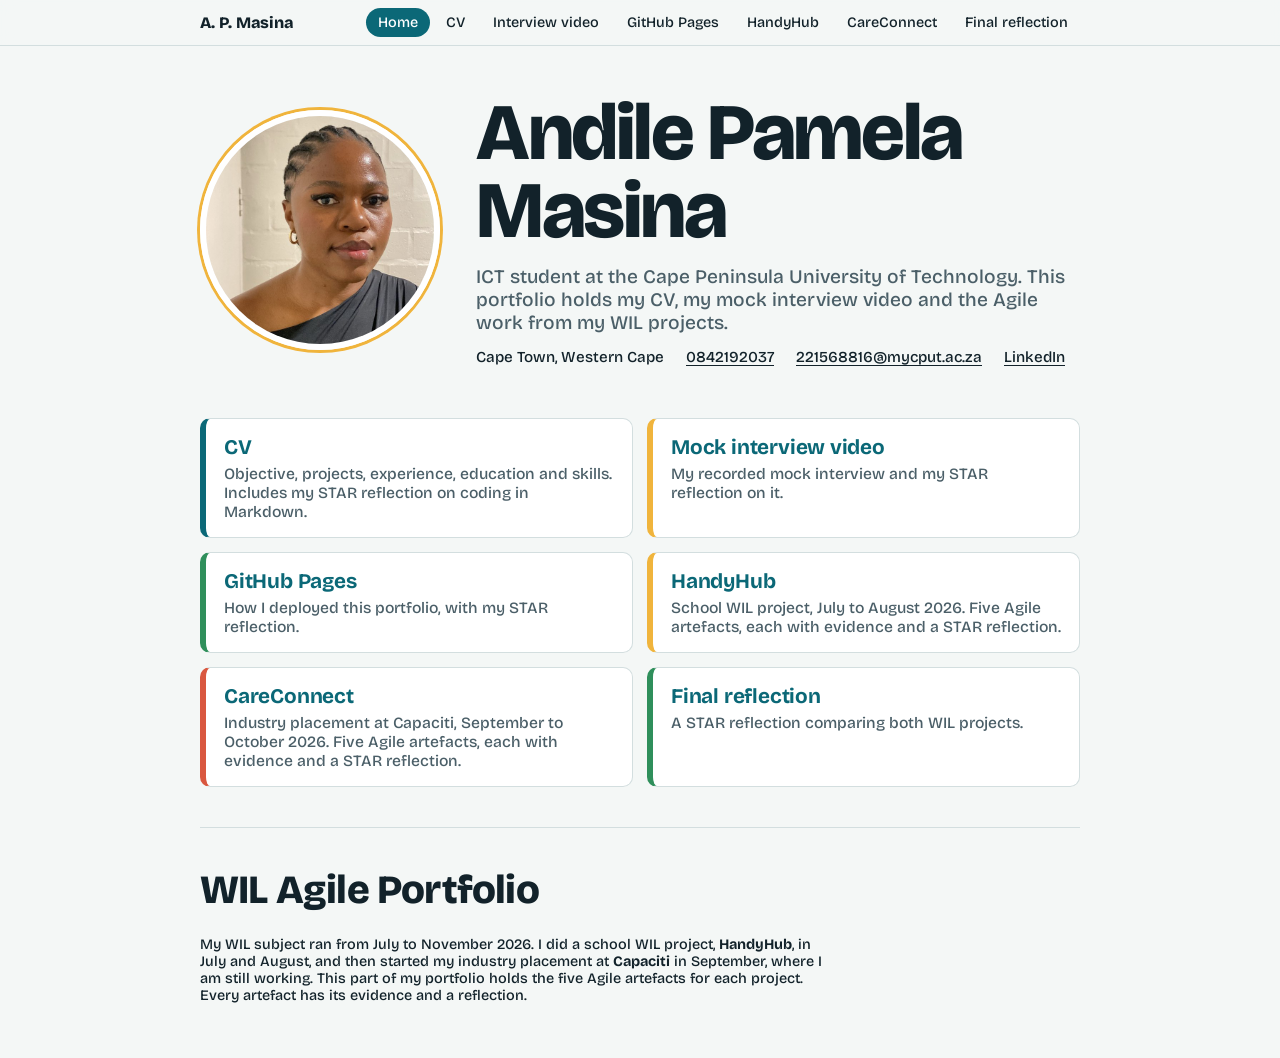
<file: index.html>
<!doctype html>
<html lang="en"><head><meta charset="utf-8"><meta name="viewport" content="width=device-width, initial-scale=1">
<title>Home | Andile Pamela Masina</title>
<meta name="description" content="Digital portfolio of Andile Pamela Masina, ICT student at CPUT.">
<link rel="preconnect" href="https://fonts.googleapis.com"><link rel="preconnect" href="https://fonts.gstatic.com" crossorigin>
<link href="https://fonts.googleapis.com/css2?family=Bricolage+Grotesque:opsz,wght@12..96,500;12..96,700;12..96,800&family=Source+Serif+4:ital,opsz,wght@0,8..60,400;0,8..60,600;1,8..60,400&display=swap" rel="stylesheet">
<link rel="stylesheet" href="style.css"></head>
<body id="top" class="home">
<nav class="nav" aria-label="Pages"><div class="wrap"><strong>A. P. Masina</strong><a href="index.html" aria-current="page">Home</a><a href="cv.html">CV</a><a href="interview.html">Interview video</a><a href="github-pages.html">GitHub Pages</a><a href="handyhub.html">HandyHub</a><a href="careconnect.html">CareConnect</a><a href="reflection.html">Final reflection</a></div></nav>
<header class="hero"><div class="wrap herogrid">
<img class="me" src="photo.jpg" alt="Andile Pamela Masina" width="320" height="320">
<div><h1>Andile Pamela Masina</h1>
<p class="lede">ICT student at the Cape Peninsula University of Technology. This portfolio holds my CV, my mock interview video and the Agile work from my WIL projects.</p>
<div class="contact"><span>Cape Town, Western Cape</span><a href="tel:0842192037">0842192037</a><a href="mailto:221568816@mycput.ac.za">221568816@mycput.ac.za</a><a href="https://www.linkedin.com/in/andile-masina-a099ba220">LinkedIn</a></div></div></div></header>
<main class="wrap"><section class="block"><h2 class="sr">Pages</h2><div class="pgrid"><a class="pcard " href="cv.html"><h2>CV</h2><p>Objective, projects, experience, education and skills. Includes my STAR reflection on coding in Markdown.</p></a><a class="pcard amber" href="interview.html"><h2>Mock interview video</h2><p>My recorded mock interview and my STAR reflection on it.</p></a><a class="pcard green" href="github-pages.html"><h2>GitHub Pages</h2><p>How I deployed this portfolio, with my STAR reflection.</p></a><a class="pcard amber" href="handyhub.html"><h2>HandyHub</h2><p>School WIL project, July to August 2026. Five Agile artefacts, each with evidence and a STAR reflection.</p></a><a class="pcard coral" href="careconnect.html"><h2>CareConnect</h2><p>Industry placement at Capaciti, September to October 2026. Five Agile artefacts, each with evidence and a STAR reflection.</p></a><a class="pcard green" href="reflection.html"><h2>Final reflection</h2><p>A STAR reflection comparing both WIL projects.</p></a></div></section>
<section class="block"><h1 id="wil-agile-portfolio">WIL Agile Portfolio</h1>
<p>My WIL subject ran from July to November 2026. I did a school WIL project, <strong>HandyHub</strong>, in July and August, and then started my industry placement at <strong>Capaciti</strong> in September, where I am still working. This part of my portfolio holds the five Agile artefacts for each project. Every artefact has its evidence and a reflection.</p>
</section></main>
</body></html>
</file>
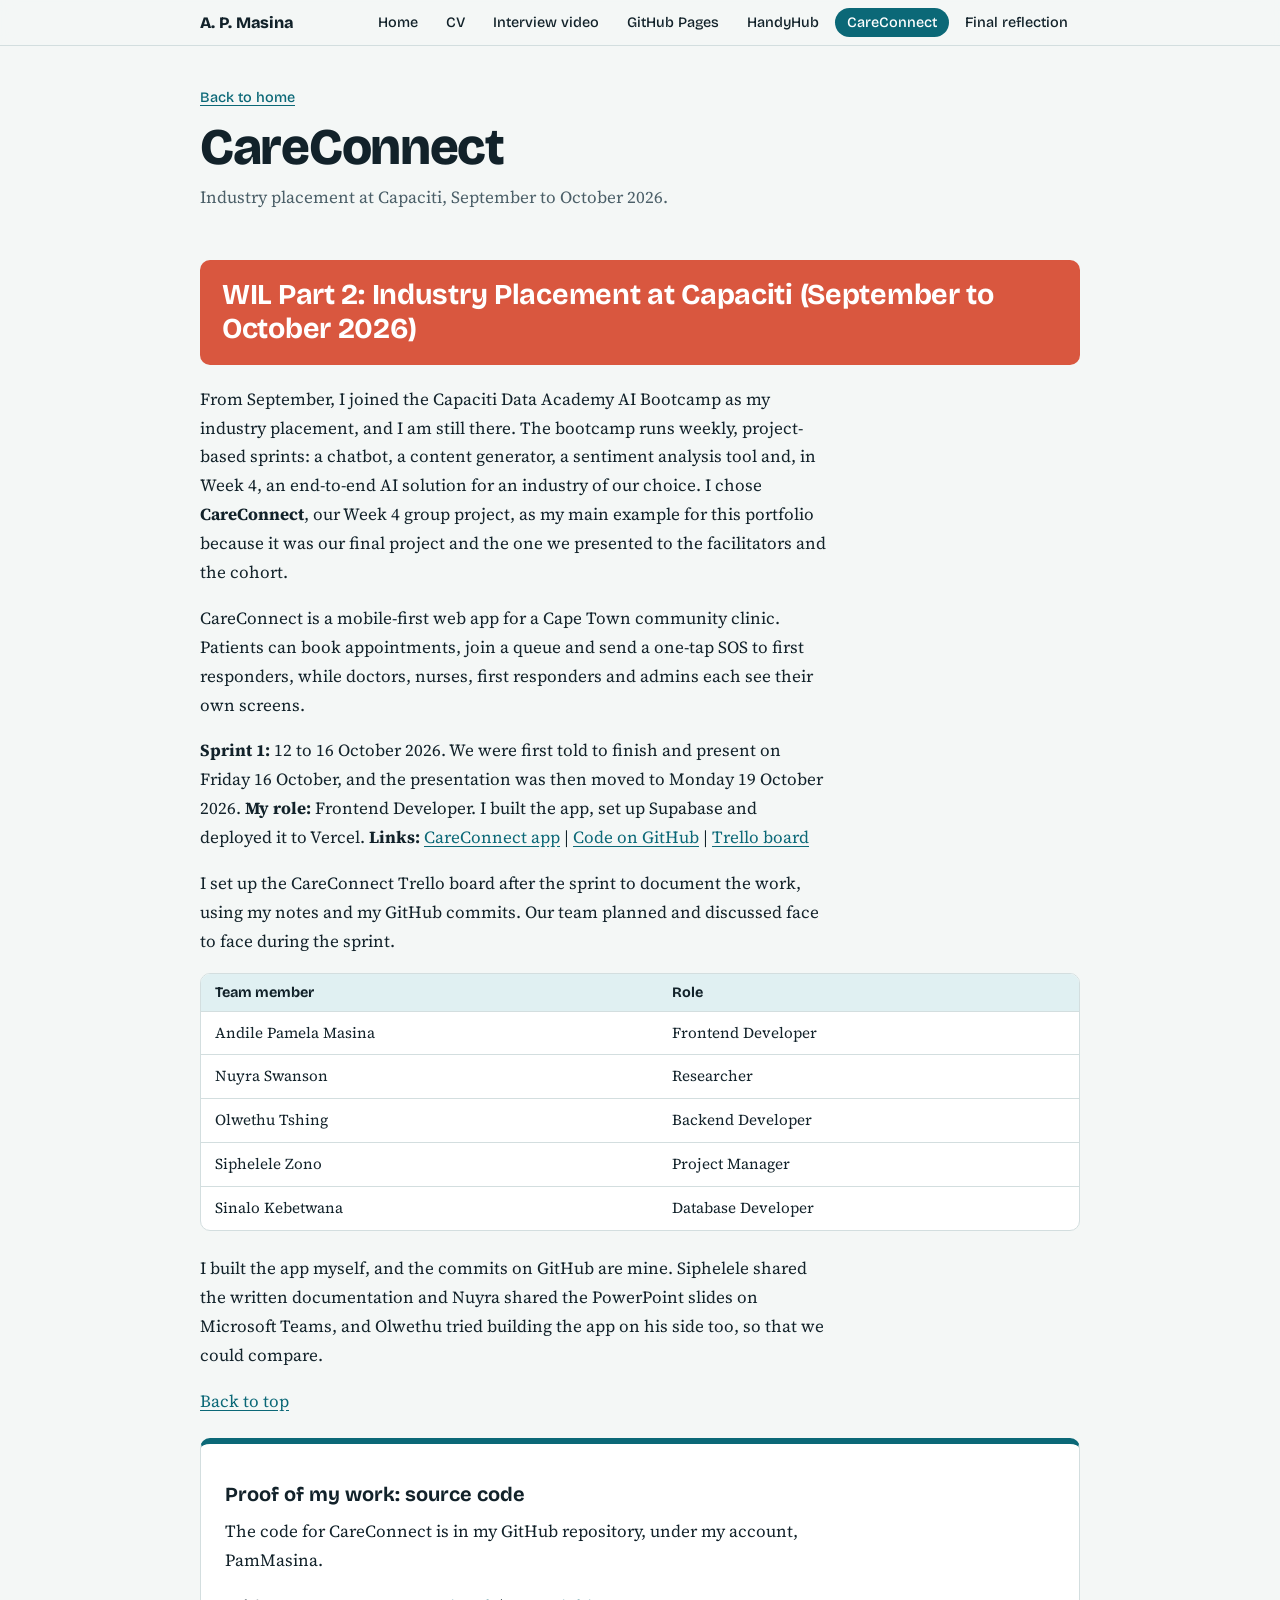
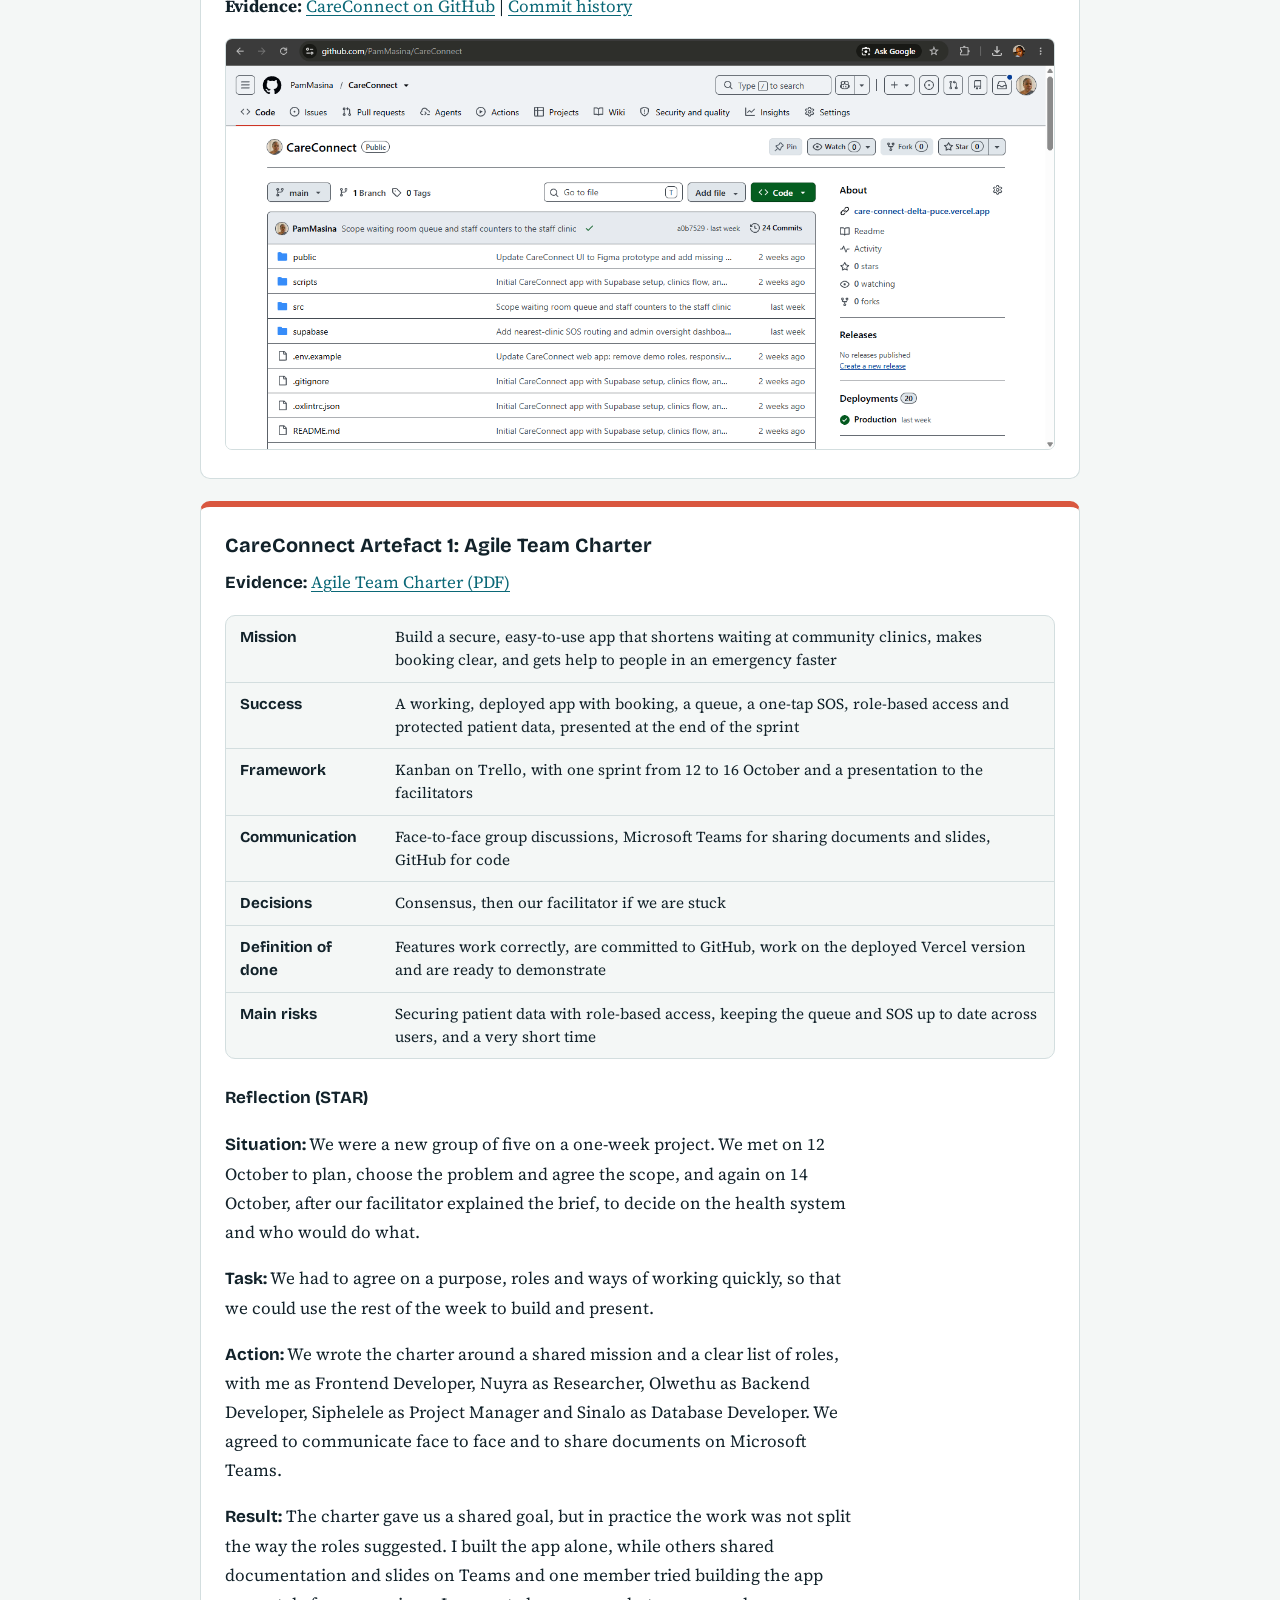
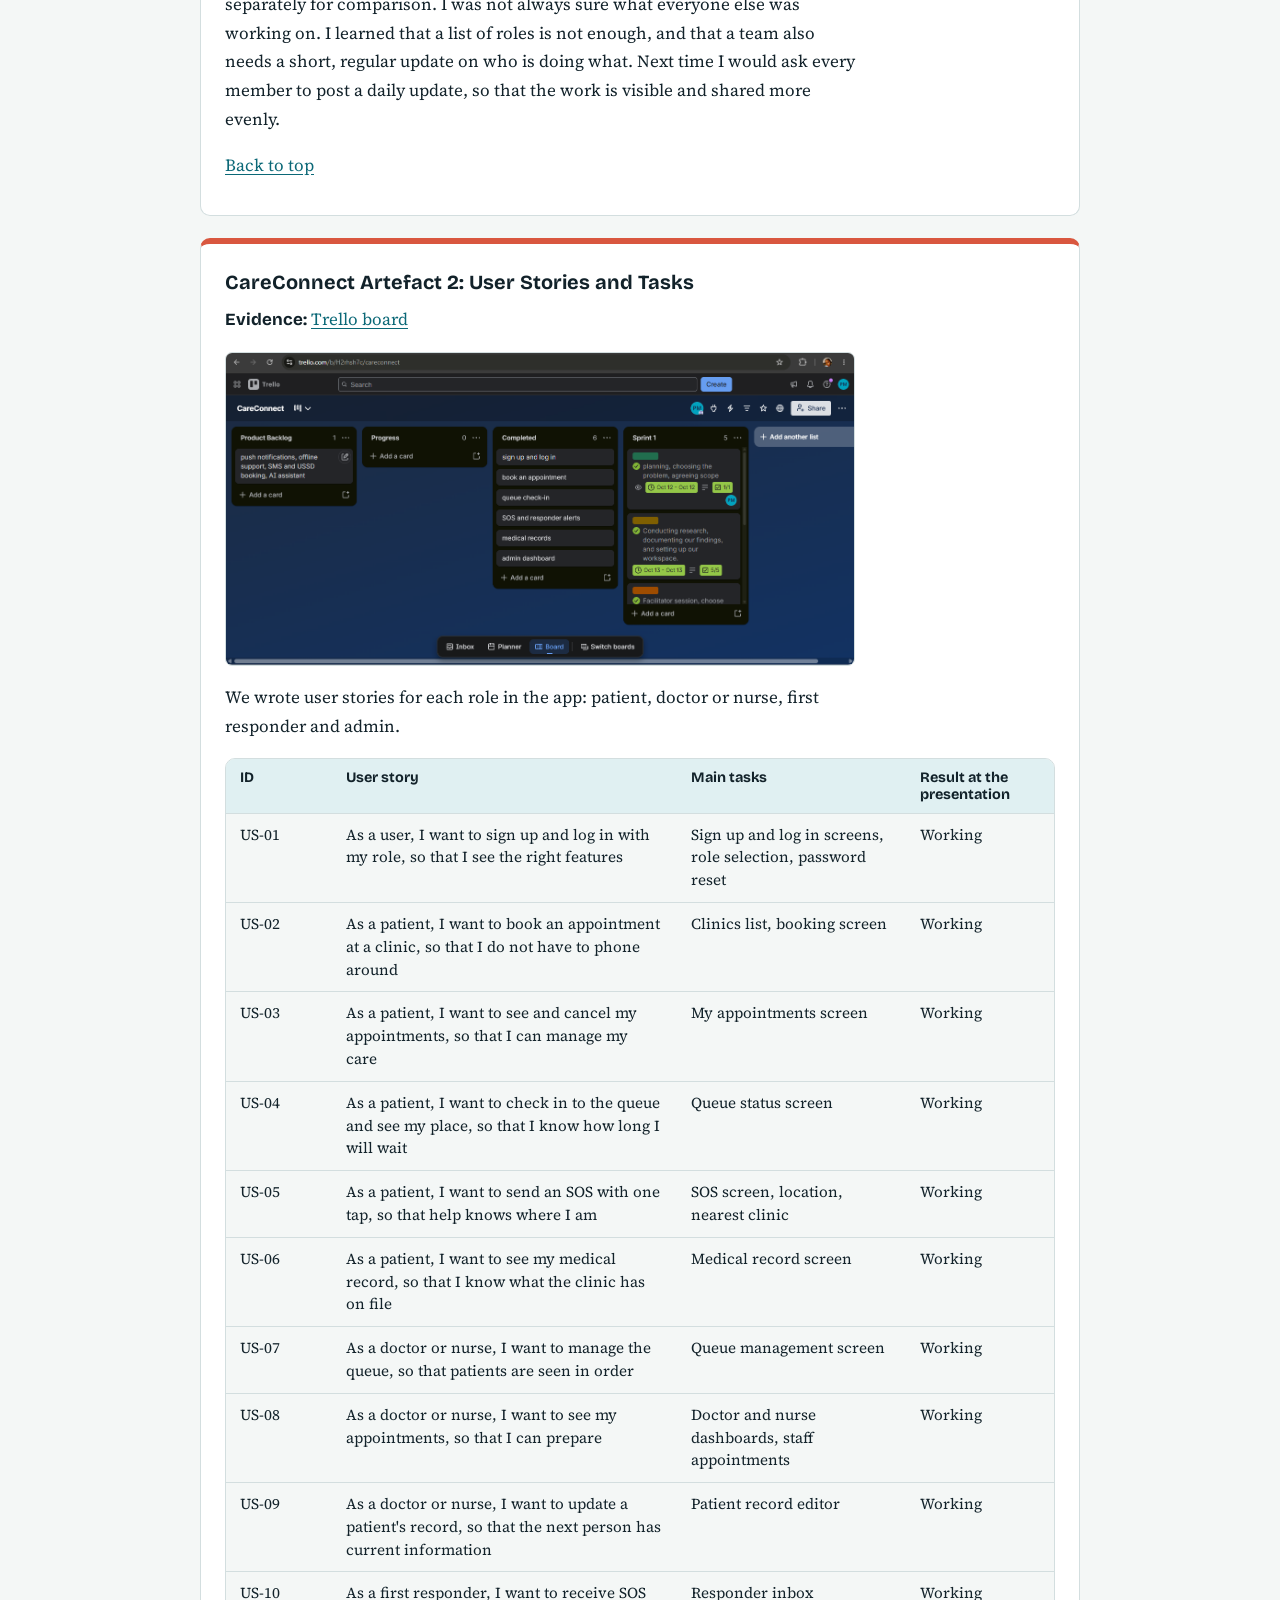
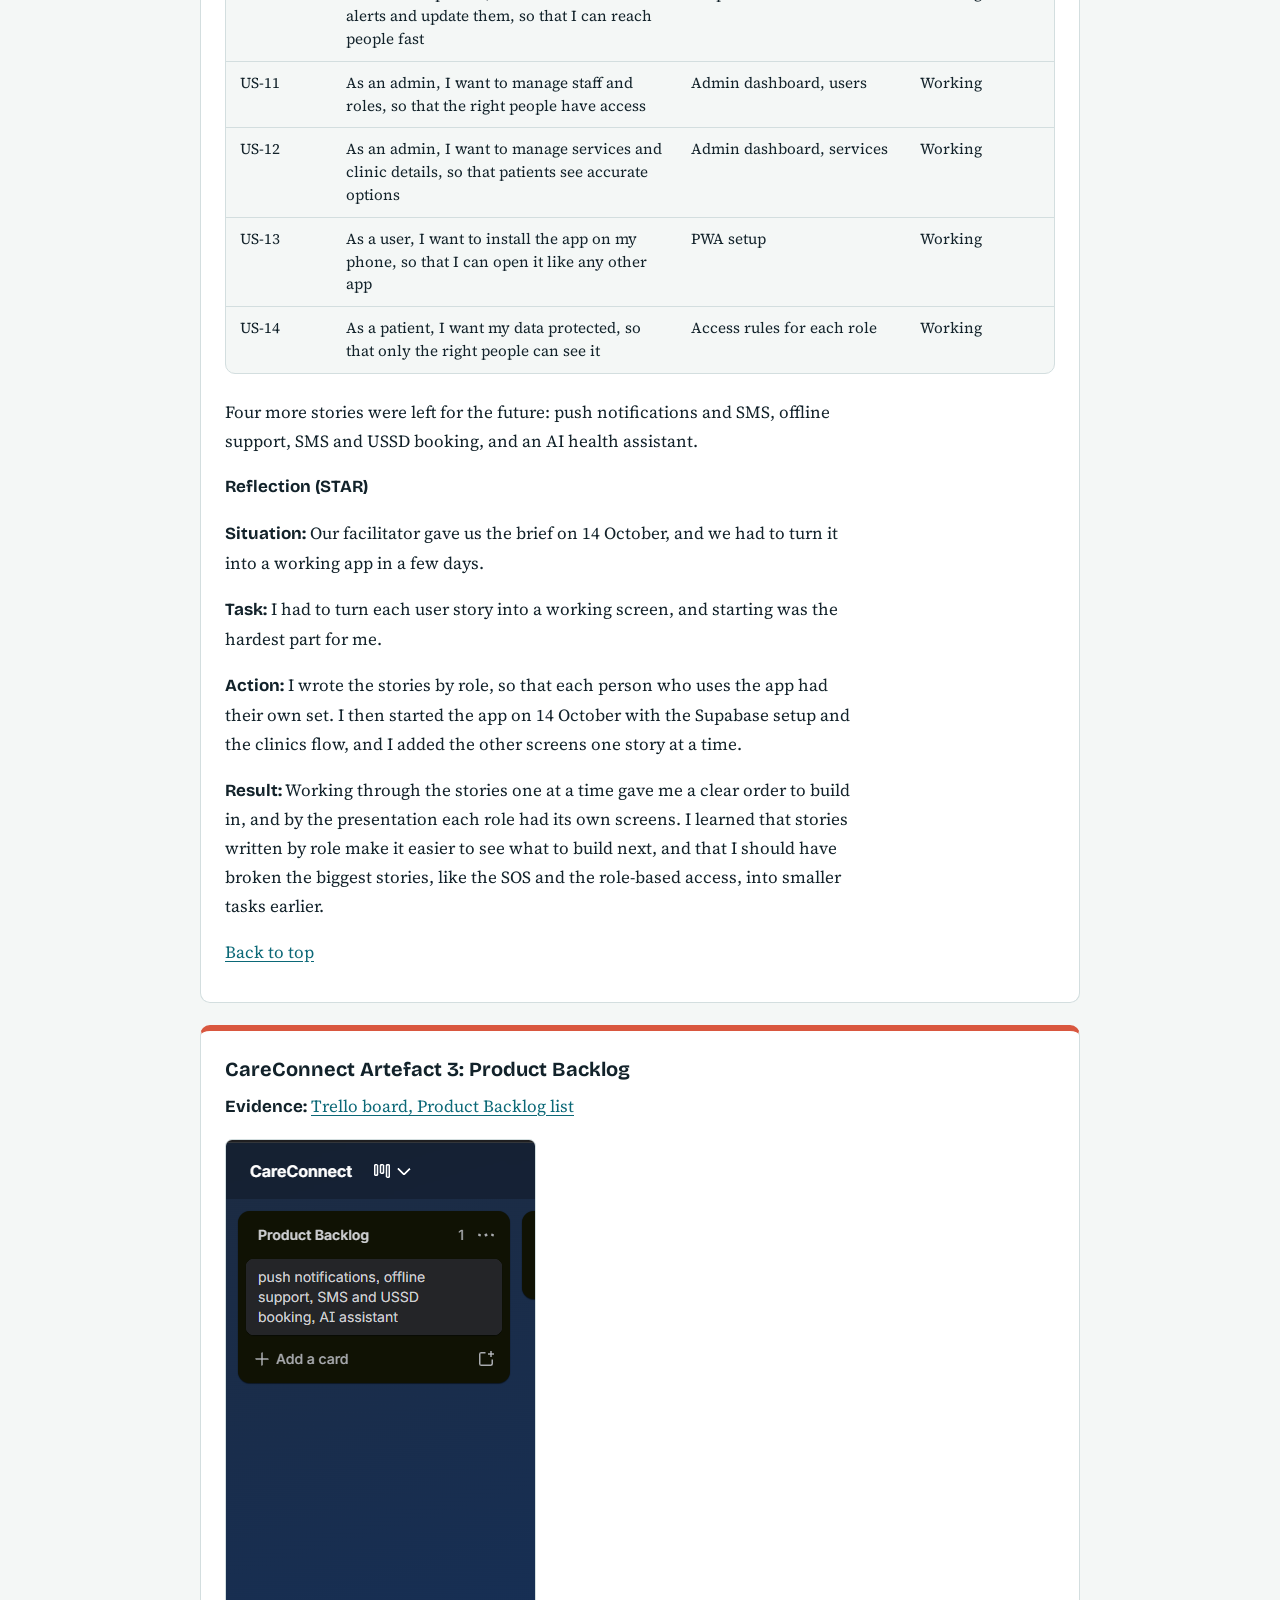
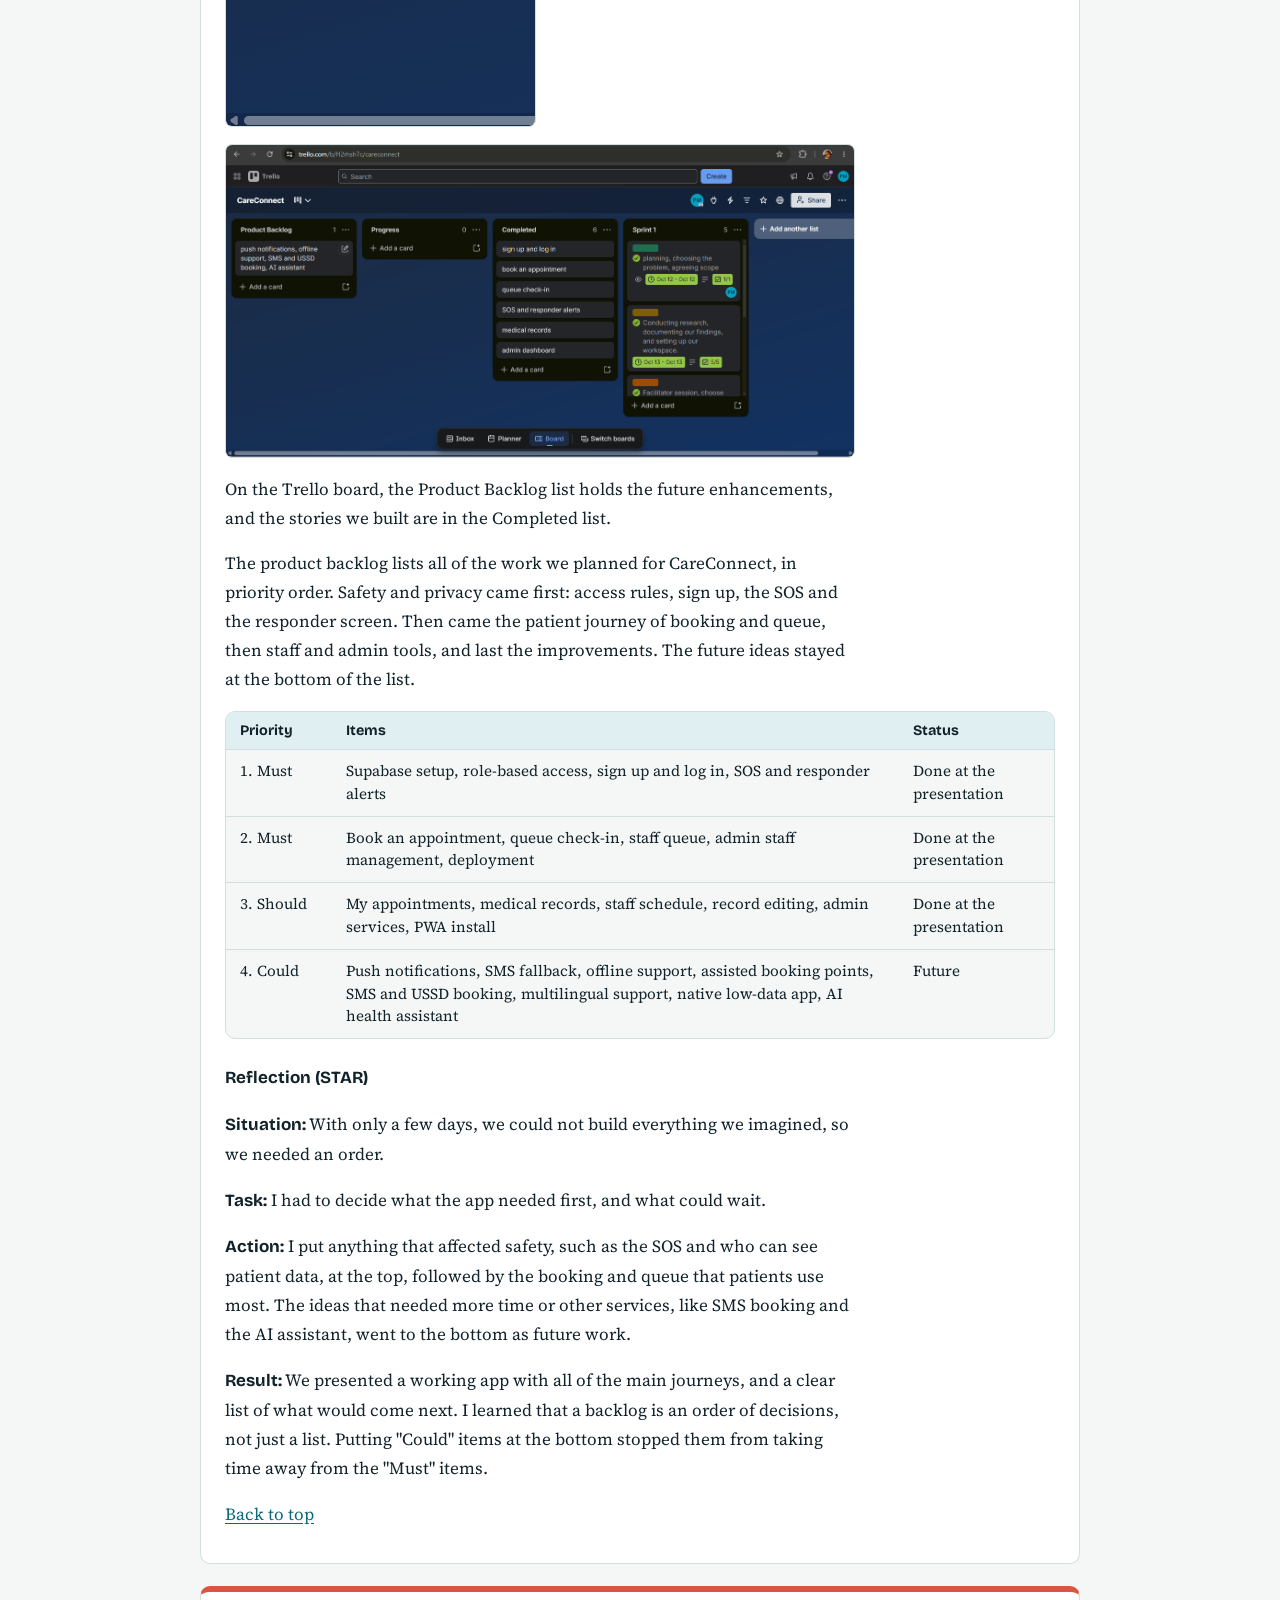
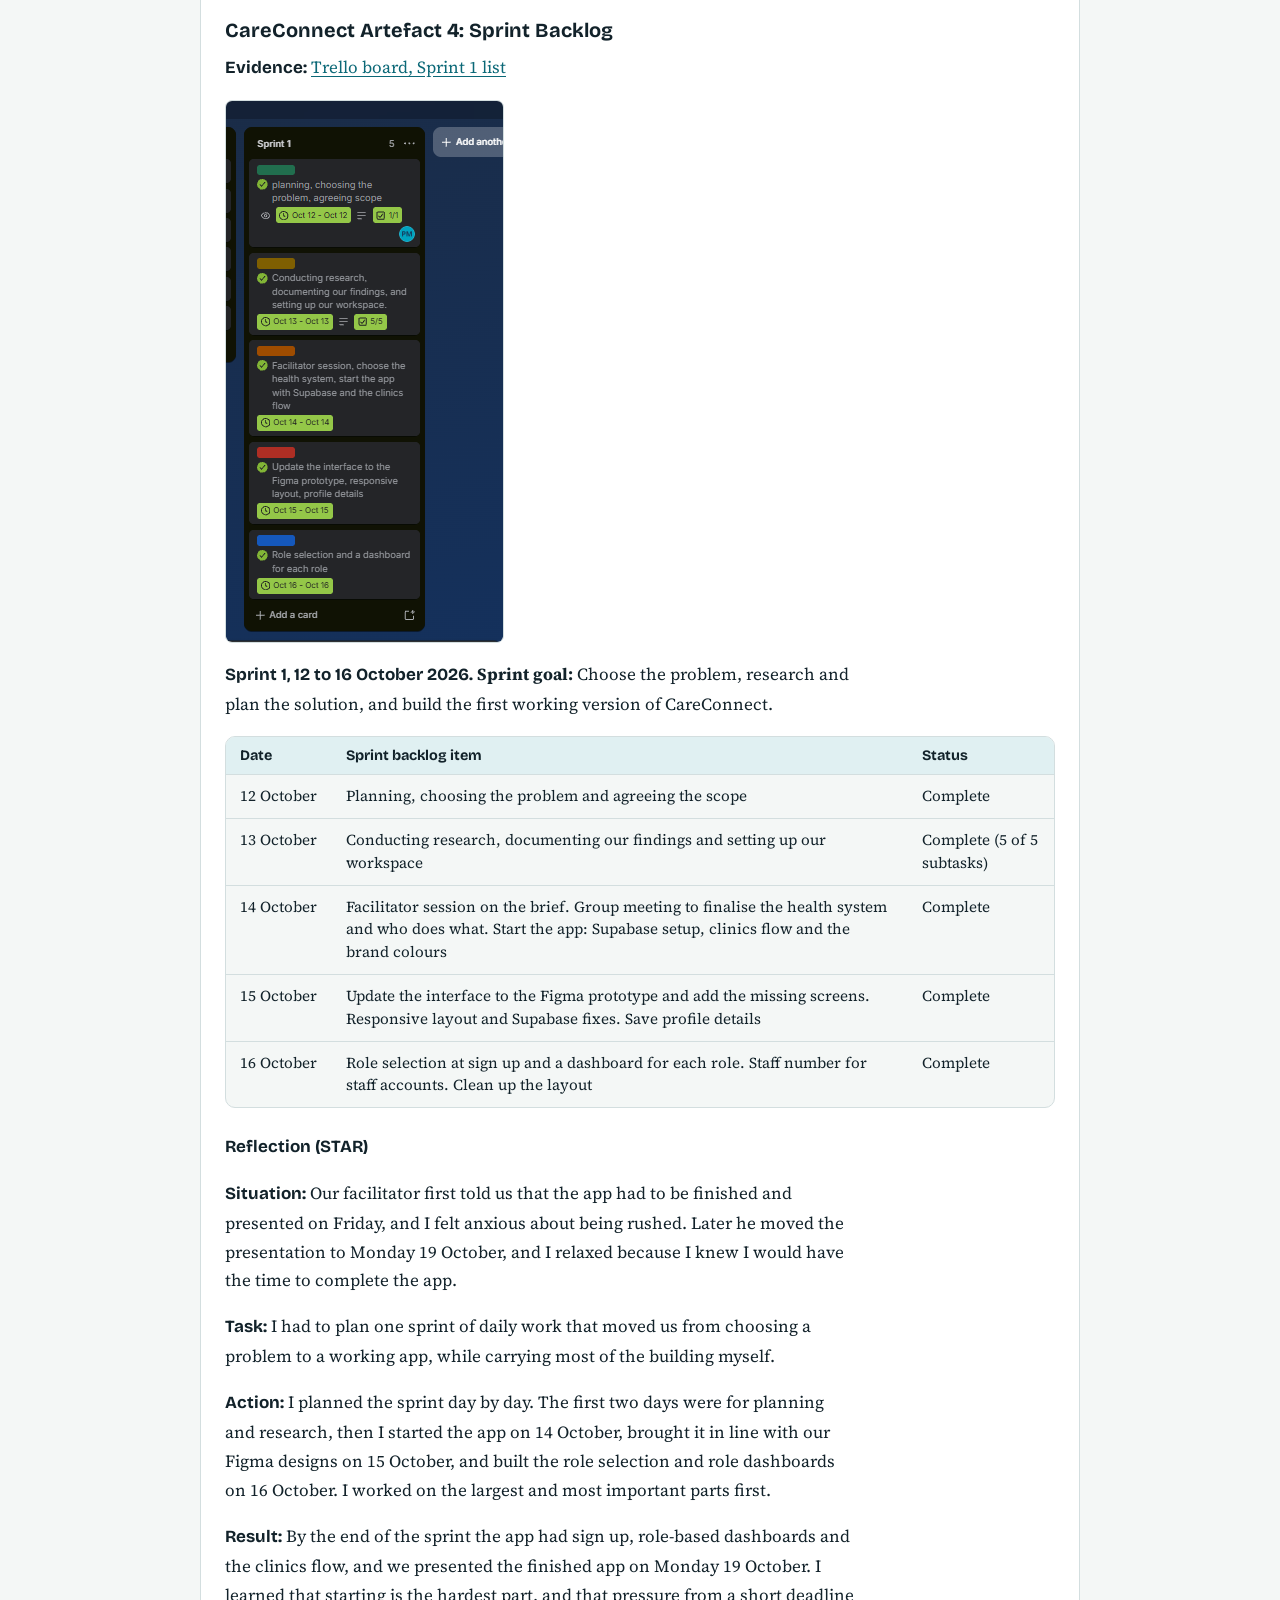
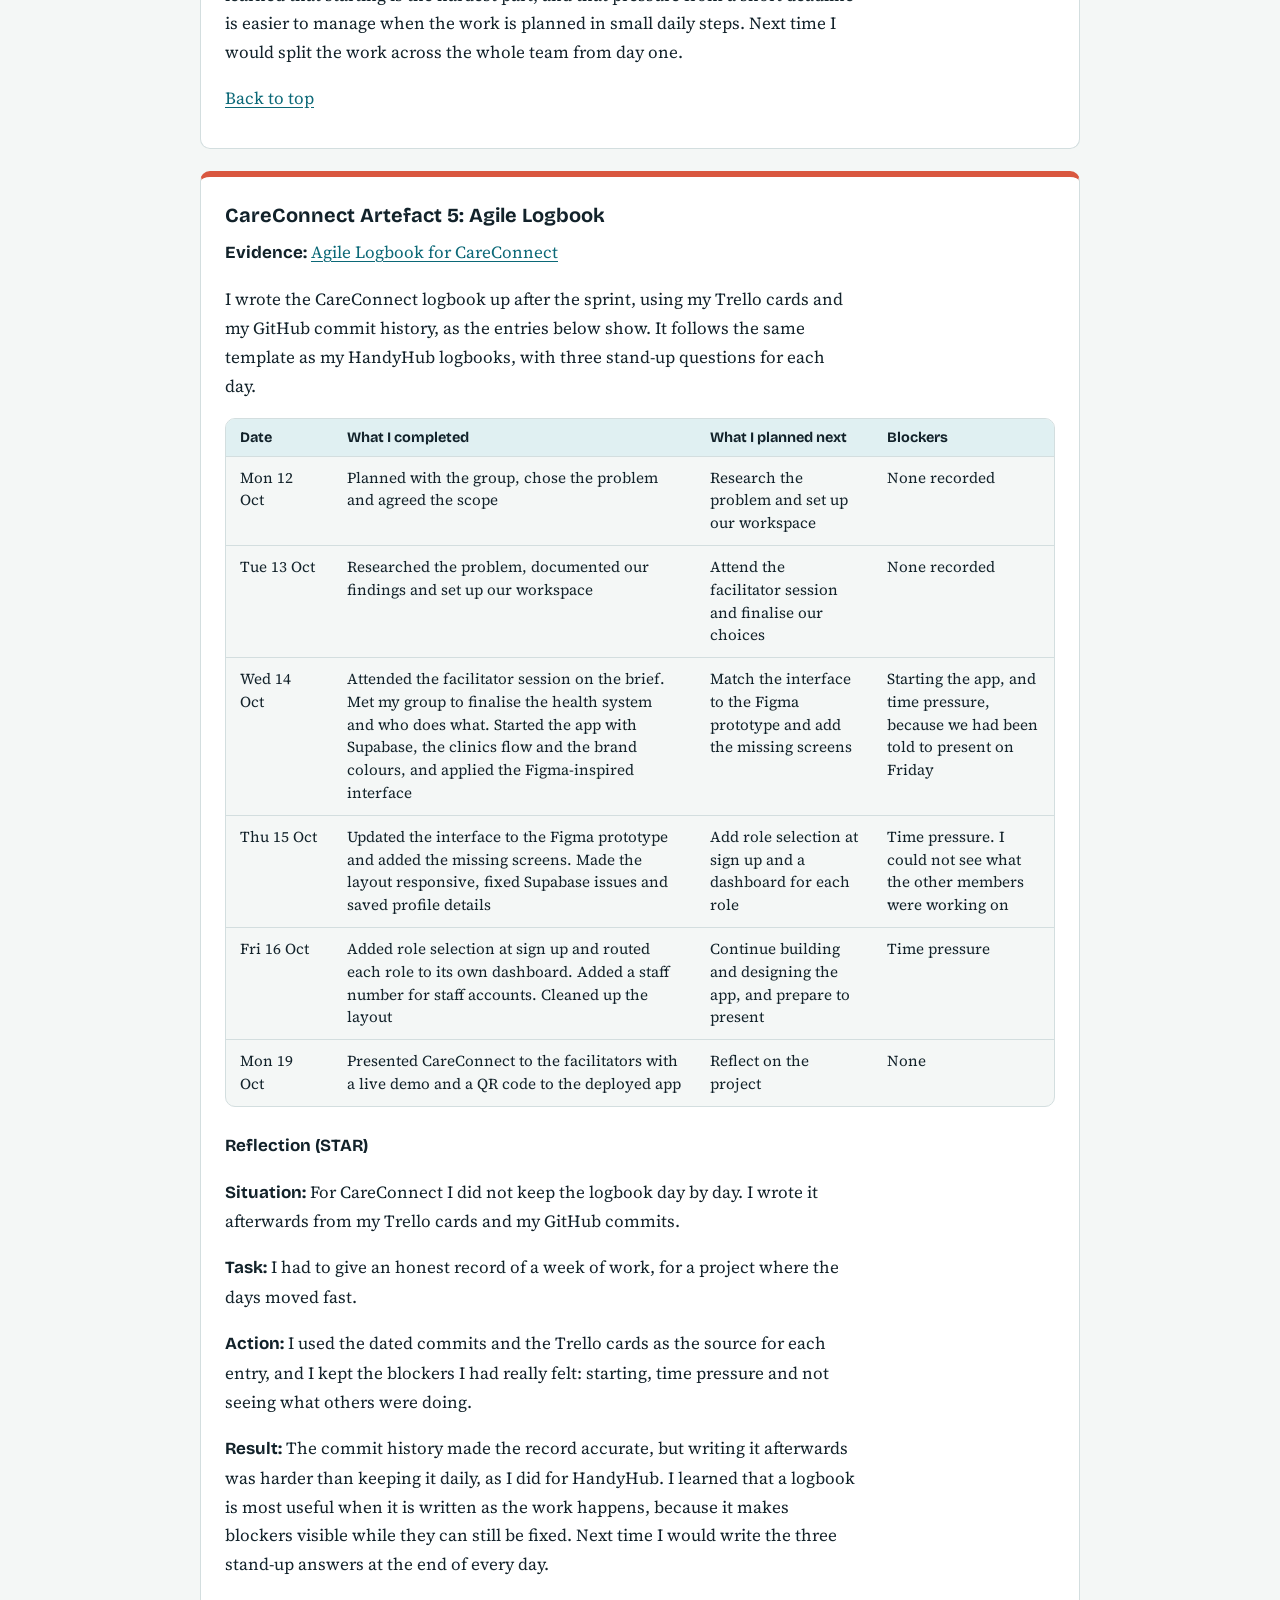
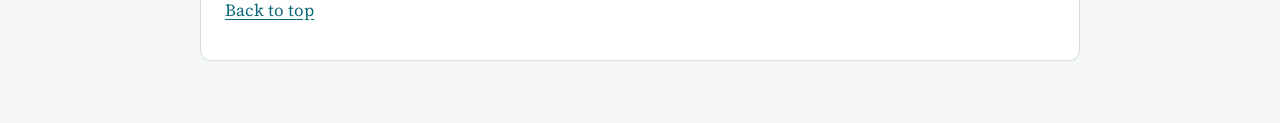
<file: careconnect.html>
<!doctype html>
<html lang="en"><head><meta charset="utf-8"><meta name="viewport" content="width=device-width, initial-scale=1">
<title>CareConnect | Andile Pamela Masina</title>
<meta name="description" content="Digital portfolio of Andile Pamela Masina, ICT student at CPUT.">
<link rel="preconnect" href="https://fonts.googleapis.com"><link rel="preconnect" href="https://fonts.gstatic.com" crossorigin>
<link href="https://fonts.googleapis.com/css2?family=Bricolage+Grotesque:opsz,wght@12..96,500;12..96,700;12..96,800&family=Source+Serif+4:ital,opsz,wght@0,8..60,400;0,8..60,600;1,8..60,400&display=swap" rel="stylesheet">
<link rel="stylesheet" href="style.css"></head>
<body id="top" class="">
<nav class="nav" aria-label="Pages"><div class="wrap"><strong>A. P. Masina</strong><a href="index.html">Home</a><a href="cv.html">CV</a><a href="interview.html">Interview video</a><a href="github-pages.html">GitHub Pages</a><a href="handyhub.html">HandyHub</a><a href="careconnect.html" aria-current="page">CareConnect</a><a href="reflection.html">Final reflection</a></div></nav>
<header class="pagehead"><div class="wrap"><a class="home" href="index.html">Back to home</a><h1>CareConnect</h1><p class="lede">Industry placement at Capaciti, September to October 2026.</p></div></header>
<main class="wrap"><section class="block project cc"><h2 id="wil-part-2-industry-placement-at-capaciti-september-to-october-2026">WIL Part 2: Industry Placement at Capaciti (September to October 2026)</h2>
<p>From September, I joined the Capaciti Data Academy AI Bootcamp as my industry placement, and I am still there. The bootcamp runs weekly, project-based sprints: a chatbot, a content generator, a sentiment analysis tool and, in Week 4, an end-to-end AI solution for an industry of our choice. I chose <strong>CareConnect</strong>, our Week 4 group project, as my main example for this portfolio because it was our final project and the one we presented to the facilitators and the cohort.</p>
<p>CareConnect is a mobile-first web app for a Cape Town community clinic. Patients can book appointments, join a queue and send a one-tap SOS to first responders, while doctors, nurses, first responders and admins each see their own screens.</p>
<p><strong>Sprint 1:</strong> 12 to 16 October 2026. We were first told to finish and present on Friday 16 October, and the presentation was then moved to Monday 19 October 2026. <strong>My role:</strong> Frontend Developer. I built the app, set up Supabase and deployed it to Vercel. <strong>Links:</strong> <a href="https://care-connect-delta-puce.vercel.app">CareConnect app</a> | <a href="https://github.com/PamMasina/CareConnect">Code on GitHub</a> | <a href="https://trello.com/b/H2rhsh7c/careconnect">Trello board</a></p>
<p>I set up the CareConnect Trello board after the sprint to document the work, using my notes and my GitHub commits. Our team planned and discussed face to face during the sprint.</p>
<div class="tablewrap"><table>
<thead>
<tr class="header">
<th>Team member</th>
<th>Role</th>
</tr>
</thead>
<tbody>
<tr class="odd">
<td>Andile Pamela Masina</td>
<td>Frontend Developer</td>
</tr>
<tr class="even">
<td>Nuyra Swanson</td>
<td>Researcher</td>
</tr>
<tr class="odd">
<td>Olwethu Tshing</td>
<td>Backend Developer</td>
</tr>
<tr class="even">
<td>Siphelele Zono</td>
<td>Project Manager</td>
</tr>
<tr class="odd">
<td>Sinalo Kebetwana</td>
<td>Database Developer</td>
</tr>
</tbody>
</table></div>
<p>I built the app myself, and the commits on GitHub are mine. Siphelele shared the written documentation and Nuyra shared the PowerPoint slides on Microsoft Teams, and Olwethu tried building the app on his side too, so that we could compare.</p>
<p><a href="#top">Back to top</a></p>
<hr />
<div class="proof"><h3>Proof of my work: source code</h3><p>The code for CareConnect is in my GitHub repository, under my account, PamMasina.</p><p><strong>Evidence:</strong> <a href="https://github.com/PamMasina/CareConnect">CareConnect on GitHub</a> | <a href="https://github.com/PamMasina/CareConnect/commits/main">Commit history</a></p><img src="Careconnect/images/careconnect-github-repo.png" alt="Screenshot of the CareConnect repository on GitHub"></div><article class="artefact"><h3 id="careconnect-artefact-1-agile-team-charter">CareConnect Artefact 1: Agile Team Charter</h3>
<p><strong>Evidence:</strong> <a href="Careconnect/Agile_Team_Charter_CareConnect.pdf">Agile Team Charter (PDF)</a></p>
<div class="tablewrap"><table>
<tbody>
<tr class="odd">
<td><strong>Mission</strong></td>
<td>Build a secure, easy-to-use app that shortens waiting at community clinics, makes booking clear, and gets help to people in an emergency faster</td>
</tr>
<tr class="even">
<td><strong>Success</strong></td>
<td>A working, deployed app with booking, a queue, a one-tap SOS, role-based access and protected patient data, presented at the end of the sprint</td>
</tr>
<tr class="odd">
<td><strong>Framework</strong></td>
<td>Kanban on Trello, with one sprint from 12 to 16 October and a presentation to the facilitators</td>
</tr>
<tr class="even">
<td><strong>Communication</strong></td>
<td>Face-to-face group discussions, Microsoft Teams for sharing documents and slides, GitHub for code</td>
</tr>
<tr class="odd">
<td><strong>Decisions</strong></td>
<td>Consensus, then our facilitator if we are stuck</td>
</tr>
<tr class="even">
<td><strong>Definition of done</strong></td>
<td>Features work correctly, are committed to GitHub, work on the deployed Vercel version and are ready to demonstrate</td>
</tr>
<tr class="odd">
<td><strong>Main risks</strong></td>
<td>Securing patient data with role-based access, keeping the queue and SOS up to date across users, and a very short time</td>
</tr>
</tbody>
</table></div>
<p><strong>Reflection (STAR)</strong></p>
<p><strong>Situation:</strong> We were a new group of five on a one-week project. We met on 12 October to plan, choose the problem and agree the scope, and again on 14 October, after our facilitator explained the brief, to decide on the health system and who would do what.</p>
<p><strong>Task:</strong> We had to agree on a purpose, roles and ways of working quickly, so that we could use the rest of the week to build and present.</p>
<p><strong>Action:</strong> We wrote the charter around a shared mission and a clear list of roles, with me as Frontend Developer, Nuyra as Researcher, Olwethu as Backend Developer, Siphelele as Project Manager and Sinalo as Database Developer. We agreed to communicate face to face and to share documents on Microsoft Teams.</p>
<p><strong>Result:</strong> The charter gave us a shared goal, but in practice the work was not split the way the roles suggested. I built the app alone, while others shared documentation and slides on Teams and one member tried building the app separately for comparison. I was not always sure what everyone else was working on. I learned that a list of roles is not enough, and that a team also needs a short, regular update on who is doing what. Next time I would ask every member to post a daily update, so that the work is visible and shared more evenly.</p>
<p><a href="#top">Back to top</a></p>
<hr />
</article><article class="artefact"><h3 id="careconnect-artefact-2-user-stories-and-tasks">CareConnect Artefact 2: User Stories and Tasks</h3>
<p><strong>Evidence:</strong> <a href="https://trello.com/b/H2rhsh7c/careconnect">Trello board</a></p>
<p><img src="Careconnect/images/careconnect-board.png" alt="CareConnect Trello board" /></p>
<p>We wrote user stories for each role in the app: patient, doctor or nurse, first responder and admin.</p>
<div class="tablewrap"><table>
<thead>
<tr class="header">
<th>ID</th>
<th>User story</th>
<th>Main tasks</th>
<th>Result at the presentation</th>
</tr>
</thead>
<tbody>
<tr class="odd">
<td>US-01</td>
<td>As a user, I want to sign up and log in with my role, so that I see the right features</td>
<td>Sign up and log in screens, role selection, password reset</td>
<td>Working</td>
</tr>
<tr class="even">
<td>US-02</td>
<td>As a patient, I want to book an appointment at a clinic, so that I do not have to phone around</td>
<td>Clinics list, booking screen</td>
<td>Working</td>
</tr>
<tr class="odd">
<td>US-03</td>
<td>As a patient, I want to see and cancel my appointments, so that I can manage my care</td>
<td>My appointments screen</td>
<td>Working</td>
</tr>
<tr class="even">
<td>US-04</td>
<td>As a patient, I want to check in to the queue and see my place, so that I know how long I will wait</td>
<td>Queue status screen</td>
<td>Working</td>
</tr>
<tr class="odd">
<td>US-05</td>
<td>As a patient, I want to send an SOS with one tap, so that help knows where I am</td>
<td>SOS screen, location, nearest clinic</td>
<td>Working</td>
</tr>
<tr class="even">
<td>US-06</td>
<td>As a patient, I want to see my medical record, so that I know what the clinic has on file</td>
<td>Medical record screen</td>
<td>Working</td>
</tr>
<tr class="odd">
<td>US-07</td>
<td>As a doctor or nurse, I want to manage the queue, so that patients are seen in order</td>
<td>Queue management screen</td>
<td>Working</td>
</tr>
<tr class="even">
<td>US-08</td>
<td>As a doctor or nurse, I want to see my appointments, so that I can prepare</td>
<td>Doctor and nurse dashboards, staff appointments</td>
<td>Working</td>
</tr>
<tr class="odd">
<td>US-09</td>
<td>As a doctor or nurse, I want to update a patient's record, so that the next person has current information</td>
<td>Patient record editor</td>
<td>Working</td>
</tr>
<tr class="even">
<td>US-10</td>
<td>As a first responder, I want to receive SOS alerts and update them, so that I can reach people fast</td>
<td>Responder inbox</td>
<td>Working</td>
</tr>
<tr class="odd">
<td>US-11</td>
<td>As an admin, I want to manage staff and roles, so that the right people have access</td>
<td>Admin dashboard, users</td>
<td>Working</td>
</tr>
<tr class="even">
<td>US-12</td>
<td>As an admin, I want to manage services and clinic details, so that patients see accurate options</td>
<td>Admin dashboard, services</td>
<td>Working</td>
</tr>
<tr class="odd">
<td>US-13</td>
<td>As a user, I want to install the app on my phone, so that I can open it like any other app</td>
<td>PWA setup</td>
<td>Working</td>
</tr>
<tr class="even">
<td>US-14</td>
<td>As a patient, I want my data protected, so that only the right people can see it</td>
<td>Access rules for each role</td>
<td>Working</td>
</tr>
</tbody>
</table></div>
<p>Four more stories were left for the future: push notifications and SMS, offline support, SMS and USSD booking, and an AI health assistant.</p>
<p><strong>Reflection (STAR)</strong></p>
<p><strong>Situation:</strong> Our facilitator gave us the brief on 14 October, and we had to turn it into a working app in a few days.</p>
<p><strong>Task:</strong> I had to turn each user story into a working screen, and starting was the hardest part for me.</p>
<p><strong>Action:</strong> I wrote the stories by role, so that each person who uses the app had their own set. I then started the app on 14 October with the Supabase setup and the clinics flow, and I added the other screens one story at a time.</p>
<p><strong>Result:</strong> Working through the stories one at a time gave me a clear order to build in, and by the presentation each role had its own screens. I learned that stories written by role make it easier to see what to build next, and that I should have broken the biggest stories, like the SOS and the role-based access, into smaller tasks earlier.</p>
<p><a href="#top">Back to top</a></p>
<hr />
</article><article class="artefact"><h3 id="careconnect-artefact-3-product-backlog">CareConnect Artefact 3: Product Backlog</h3>
<p><strong>Evidence:</strong> <a href="https://trello.com/b/H2rhsh7c/careconnect">Trello board, Product Backlog list</a></p>
<p><img src="Careconnect/images/careconnect-product-backlog.png" alt="CareConnect Product Backlog" /></p>
<p><img src="Careconnect/images/careconnect-board.png" alt="CareConnect board, with the Completed list" /></p>
<p>On the Trello board, the Product Backlog list holds the future enhancements, and the stories we built are in the Completed list.</p>
<p>The product backlog lists all of the work we planned for CareConnect, in priority order. Safety and privacy came first: access rules, sign up, the SOS and the responder screen. Then came the patient journey of booking and queue, then staff and admin tools, and last the improvements. The future ideas stayed at the bottom of the list.</p>
<div class="tablewrap"><table>
<thead>
<tr class="header">
<th>Priority</th>
<th>Items</th>
<th>Status</th>
</tr>
</thead>
<tbody>
<tr class="odd">
<td>1. Must</td>
<td>Supabase setup, role-based access, sign up and log in, SOS and responder alerts</td>
<td>Done at the presentation</td>
</tr>
<tr class="even">
<td>2. Must</td>
<td>Book an appointment, queue check-in, staff queue, admin staff management, deployment</td>
<td>Done at the presentation</td>
</tr>
<tr class="odd">
<td>3. Should</td>
<td>My appointments, medical records, staff schedule, record editing, admin services, PWA install</td>
<td>Done at the presentation</td>
</tr>
<tr class="even">
<td>4. Could</td>
<td>Push notifications, SMS fallback, offline support, assisted booking points, SMS and USSD booking, multilingual support, native low-data app, AI health assistant</td>
<td>Future</td>
</tr>
</tbody>
</table></div>
<p><strong>Reflection (STAR)</strong></p>
<p><strong>Situation:</strong> With only a few days, we could not build everything we imagined, so we needed an order.</p>
<p><strong>Task:</strong> I had to decide what the app needed first, and what could wait.</p>
<p><strong>Action:</strong> I put anything that affected safety, such as the SOS and who can see patient data, at the top, followed by the booking and queue that patients use most. The ideas that needed more time or other services, like SMS booking and the AI assistant, went to the bottom as future work.</p>
<p><strong>Result:</strong> We presented a working app with all of the main journeys, and a clear list of what would come next. I learned that a backlog is an order of decisions, not just a list. Putting "Could" items at the bottom stopped them from taking time away from the "Must" items.</p>
<p><a href="#top">Back to top</a></p>
<hr />
</article><article class="artefact"><h3 id="careconnect-artefact-4-sprint-backlog">CareConnect Artefact 4: Sprint Backlog</h3>
<p><strong>Evidence:</strong> <a href="https://trello.com/b/H2rhsh7c/careconnect">Trello board, Sprint 1 list</a></p>
<p><img src="Careconnect/images/careconnect-sprint1.png" alt="CareConnect Sprint 1 list" /></p>
<p><strong>Sprint 1, 12 to 16 October 2026.</strong> <strong>Sprint goal:</strong> Choose the problem, research and plan the solution, and build the first working version of CareConnect.</p>
<div class="tablewrap"><table>
<thead>
<tr class="header">
<th>Date</th>
<th>Sprint backlog item</th>
<th>Status</th>
</tr>
</thead>
<tbody>
<tr class="odd">
<td>12 October</td>
<td>Planning, choosing the problem and agreeing the scope</td>
<td>Complete</td>
</tr>
<tr class="even">
<td>13 October</td>
<td>Conducting research, documenting our findings and setting up our workspace</td>
<td>Complete (5 of 5 subtasks)</td>
</tr>
<tr class="odd">
<td>14 October</td>
<td>Facilitator session on the brief. Group meeting to finalise the health system and who does what. Start the app: Supabase setup, clinics flow and the brand colours</td>
<td>Complete</td>
</tr>
<tr class="even">
<td>15 October</td>
<td>Update the interface to the Figma prototype and add the missing screens. Responsive layout and Supabase fixes. Save profile details</td>
<td>Complete</td>
</tr>
<tr class="odd">
<td>16 October</td>
<td>Role selection at sign up and a dashboard for each role. Staff number for staff accounts. Clean up the layout</td>
<td>Complete</td>
</tr>
</tbody>
</table></div>
<p><strong>Reflection (STAR)</strong></p>
<p><strong>Situation:</strong> Our facilitator first told us that the app had to be finished and presented on Friday, and I felt anxious about being rushed. Later he moved the presentation to Monday 19 October, and I relaxed because I knew I would have the time to complete the app.</p>
<p><strong>Task:</strong> I had to plan one sprint of daily work that moved us from choosing a problem to a working app, while carrying most of the building myself.</p>
<p><strong>Action:</strong> I planned the sprint day by day. The first two days were for planning and research, then I started the app on 14 October, brought it in line with our Figma designs on 15 October, and built the role selection and role dashboards on 16 October. I worked on the largest and most important parts first.</p>
<p><strong>Result:</strong> By the end of the sprint the app had sign up, role-based dashboards and the clinics flow, and we presented the finished app on Monday 19 October. I learned that starting is the hardest part, and that pressure from a short deadline is easier to manage when the work is planned in small daily steps. Next time I would split the work across the whole team from day one.</p>
<p><a href="#top">Back to top</a></p>
<hr />
</article><article class="artefact"><h3 id="careconnect-artefact-5-agile-logbook">CareConnect Artefact 5: Agile Logbook</h3>
<p><strong>Evidence:</strong> <a href="Careconnect/Agile_Logbook_CareConnect.pdf">Agile Logbook for CareConnect</a></p>
<p>I wrote the CareConnect logbook up after the sprint, using my Trello cards and my GitHub commit history, as the entries below show. It follows the same template as my HandyHub logbooks, with three stand-up questions for each day.</p>
<div class="tablewrap"><table>
<thead>
<tr class="header">
<th>Date</th>
<th>What I completed</th>
<th>What I planned next</th>
<th>Blockers</th>
</tr>
</thead>
<tbody>
<tr class="odd">
<td>Mon 12 Oct</td>
<td>Planned with the group, chose the problem and agreed the scope</td>
<td>Research the problem and set up our workspace</td>
<td>None recorded</td>
</tr>
<tr class="even">
<td>Tue 13 Oct</td>
<td>Researched the problem, documented our findings and set up our workspace</td>
<td>Attend the facilitator session and finalise our choices</td>
<td>None recorded</td>
</tr>
<tr class="odd">
<td>Wed 14 Oct</td>
<td>Attended the facilitator session on the brief. Met my group to finalise the health system and who does what. Started the app with Supabase, the clinics flow and the brand colours, and applied the Figma-inspired interface</td>
<td>Match the interface to the Figma prototype and add the missing screens</td>
<td>Starting the app, and time pressure, because we had been told to present on Friday</td>
</tr>
<tr class="even">
<td>Thu 15 Oct</td>
<td>Updated the interface to the Figma prototype and added the missing screens. Made the layout responsive, fixed Supabase issues and saved profile details</td>
<td>Add role selection at sign up and a dashboard for each role</td>
<td>Time pressure. I could not see what the other members were working on</td>
</tr>
<tr class="odd">
<td>Fri 16 Oct</td>
<td>Added role selection at sign up and routed each role to its own dashboard. Added a staff number for staff accounts. Cleaned up the layout</td>
<td>Continue building and designing the app, and prepare to present</td>
<td>Time pressure</td>
</tr>
<tr class="even">
<td>Mon 19 Oct</td>
<td>Presented CareConnect to the facilitators with a live demo and a QR code to the deployed app</td>
<td>Reflect on the project</td>
<td>None</td>
</tr>
</tbody>
</table></div>
<p><strong>Reflection (STAR)</strong></p>
<p><strong>Situation:</strong> For CareConnect I did not keep the logbook day by day. I wrote it afterwards from my Trello cards and my GitHub commits.</p>
<p><strong>Task:</strong> I had to give an honest record of a week of work, for a project where the days moved fast.</p>
<p><strong>Action:</strong> I used the dated commits and the Trello cards as the source for each entry, and I kept the blockers I had really felt: starting, time pressure and not seeing what others were doing.</p>
<p><strong>Result:</strong> The commit history made the record accurate, but writing it afterwards was harder than keeping it daily, as I did for HandyHub. I learned that a logbook is most useful when it is written as the work happens, because it makes blockers visible while they can still be fixed. Next time I would write the three stand-up answers at the end of every day.</p>
<p><a href="#top">Back to top</a></p>
<hr />
</article></section></main>
</body></html>
</file>
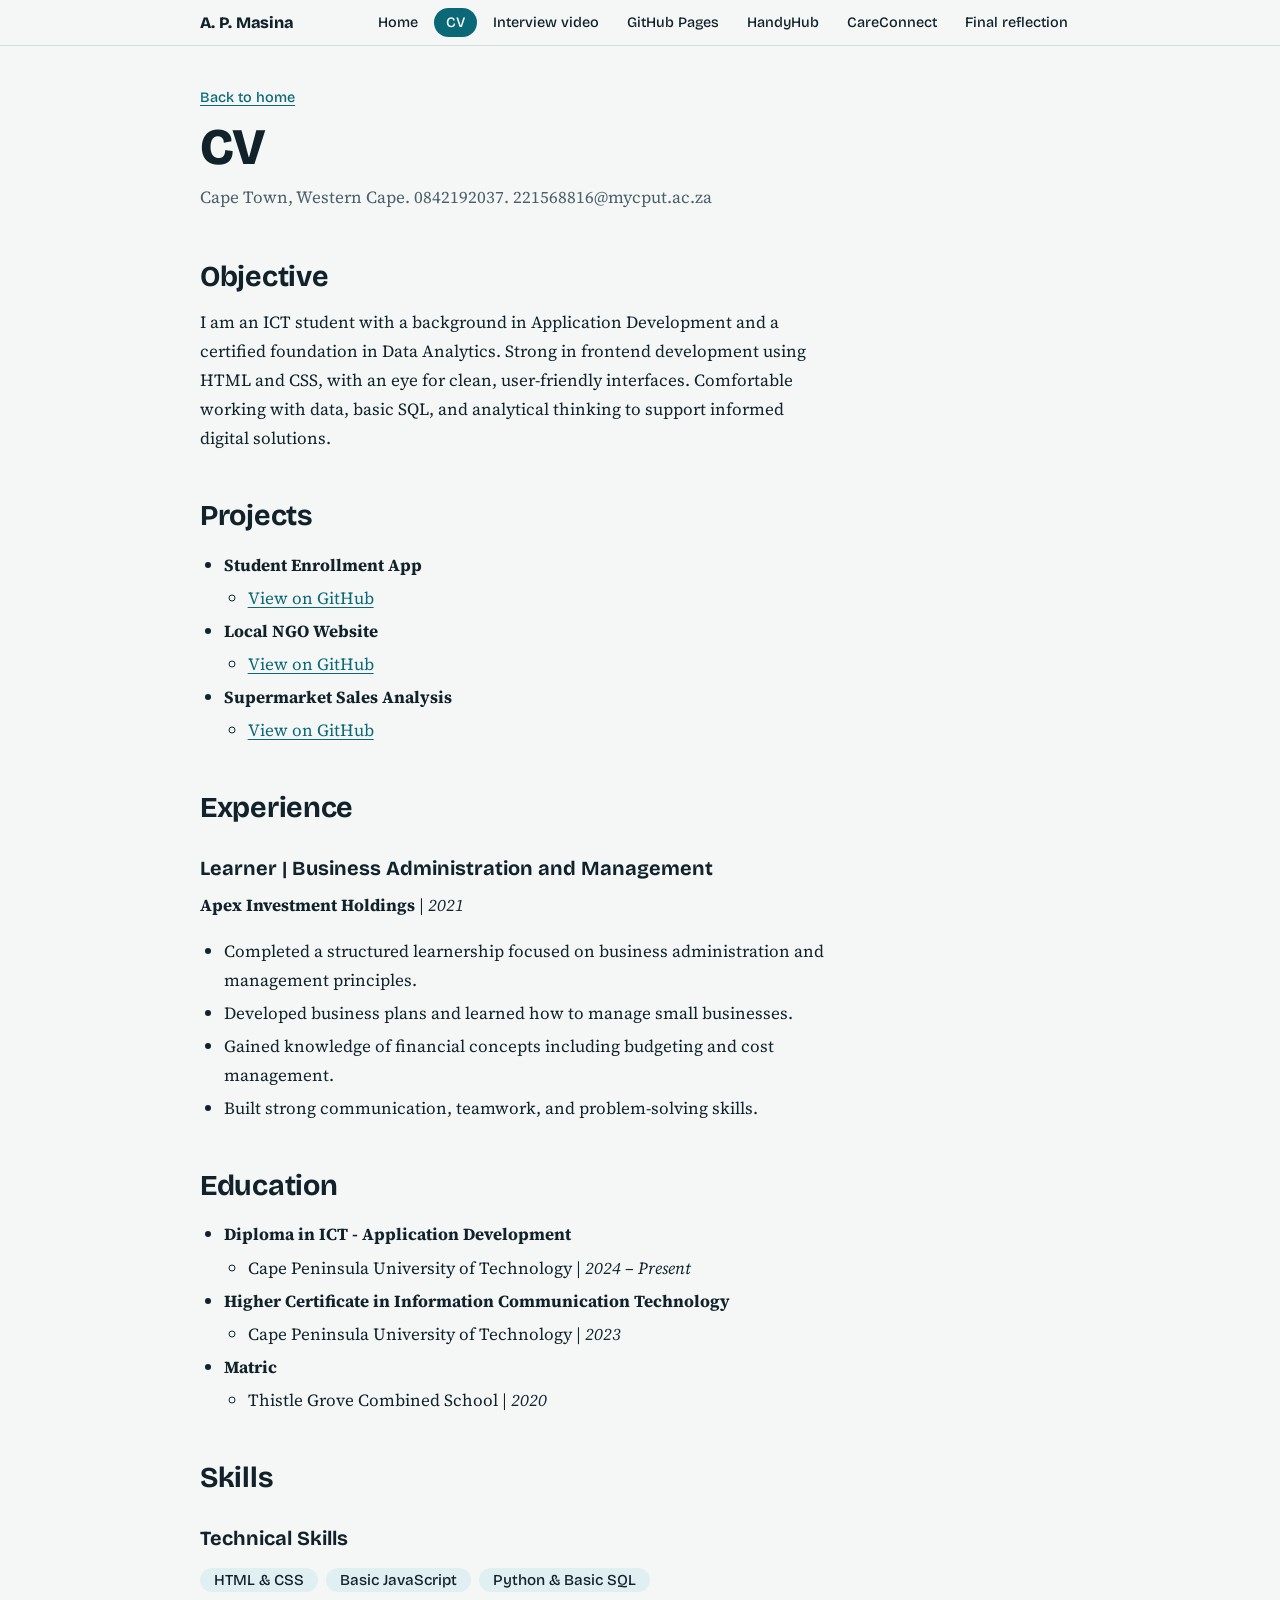
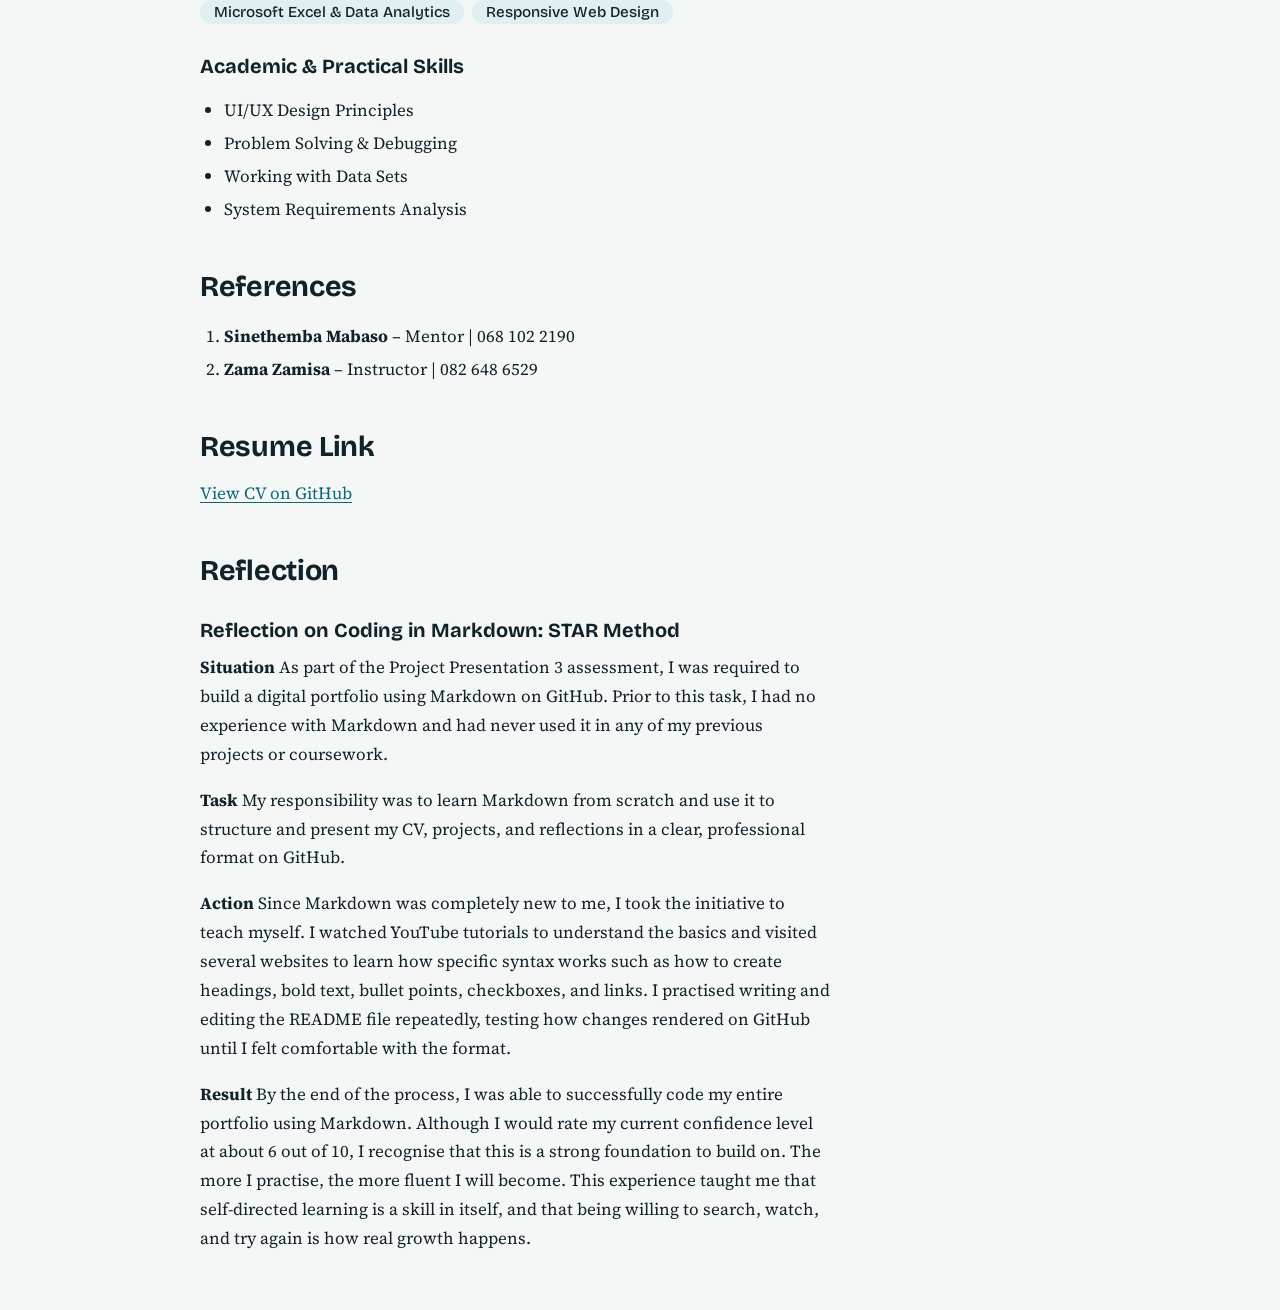
<file: cv.html>
<!doctype html>
<html lang="en"><head><meta charset="utf-8"><meta name="viewport" content="width=device-width, initial-scale=1">
<title>CV | Andile Pamela Masina</title>
<meta name="description" content="Digital portfolio of Andile Pamela Masina, ICT student at CPUT.">
<link rel="preconnect" href="https://fonts.googleapis.com"><link rel="preconnect" href="https://fonts.gstatic.com" crossorigin>
<link href="https://fonts.googleapis.com/css2?family=Bricolage+Grotesque:opsz,wght@12..96,500;12..96,700;12..96,800&family=Source+Serif+4:ital,opsz,wght@0,8..60,400;0,8..60,600;1,8..60,400&display=swap" rel="stylesheet">
<link rel="stylesheet" href="style.css"></head>
<body id="top" class="">
<nav class="nav" aria-label="Pages"><div class="wrap"><strong>A. P. Masina</strong><a href="index.html">Home</a><a href="cv.html" aria-current="page">CV</a><a href="interview.html">Interview video</a><a href="github-pages.html">GitHub Pages</a><a href="handyhub.html">HandyHub</a><a href="careconnect.html">CareConnect</a><a href="reflection.html">Final reflection</a></div></nav>
<header class="pagehead"><div class="wrap"><a class="home" href="index.html">Back to home</a><h1>CV</h1><p class="lede">Cape Town, Western Cape. 0842192037. 221568816@mycput.ac.za</p></div></header>
<main class="wrap"><section class="block "><h2 id="objective">Objective</h2>
<p>I am an ICT student with a background in Application Development and a certified foundation in Data Analytics. Strong in frontend development using HTML and CSS, with an eye for clean, user-friendly interfaces. Comfortable working with data, basic SQL, and analytical thinking to support informed digital solutions.</p>
<hr />
<h2 id="projects">Projects</h2>
<ul>
<li><strong>Student Enrollment App</strong>
<ul>
<li><a href="https://github.com/PamMasina/enrollment_system_app">View on GitHub</a></li>
</ul></li>
<li><strong>Local NGO Website</strong>
<ul>
<li><a href="https://github.com/PamMasina/Local-NGO-website">View on GitHub</a></li>
</ul></li>
<li><strong>Supermarket Sales Analysis</strong>
<ul>
<li><a href="https://github.com/PamMasina/Supermarket-Sales-Analysis">View on GitHub</a></li>
</ul></li>
</ul>
<hr />
<h2 id="experience">Experience</h2>
<h3 id="learner--business-administration-and-management">Learner | Business Administration and Management</h3>
<p><strong>Apex Investment Holdings</strong> | <em>2021</em></p>
<ul>
<li>Completed a structured learnership focused on business administration and management principles.</li>
<li>Developed business plans and learned how to manage small businesses.</li>
<li>Gained knowledge of financial concepts including budgeting and cost management.</li>
<li>Built strong communication, teamwork, and problem-solving skills.</li>
</ul>
<hr />
<h2 id="education">Education</h2>
<ul>
<li><strong>Diploma in ICT - Application Development</strong>
<ul>
<li>Cape Peninsula University of Technology | <em>2024 – Present</em></li>
</ul></li>
<li><strong>Higher Certificate in Information Communication Technology</strong>
<ul>
<li>Cape Peninsula University of Technology | <em>2023</em></li>
</ul></li>
<li><strong>Matric</strong>
<ul>
<li>Thistle Grove Combined School | <em>2020</em></li>
</ul></li>
</ul>
<hr />
<h2 id="skills">Skills</h2>
<h3 id="technical-skills">Technical Skills</h3>
<ul class="task-list">
<li><label><input type="checkbox" checked="" />HTML &amp; CSS</label></li>
<li><label><input type="checkbox" checked="" />Basic JavaScript</label></li>
<li><label><input type="checkbox" checked="" />Python &amp; Basic SQL</label></li>
<li><label><input type="checkbox" checked="" />Microsoft Excel &amp; Data Analytics</label></li>
<li><label><input type="checkbox" checked="" />Responsive Web Design</label></li>
</ul>
<h3 id="academic--practical-skills">Academic &amp; Practical Skills</h3>
<ul>
<li>UI/UX Design Principles</li>
<li>Problem Solving &amp; Debugging</li>
<li>Working with Data Sets</li>
<li>System Requirements Analysis</li>
</ul>
<hr />
<h2 id="references">References</h2>
<ol type="1">
<li><strong>Sinethemba Mabaso</strong> – Mentor | 068 102 2190</li>
<li><strong>Zama Zamisa</strong> – Instructor | 082 648 6529</li>
</ol>
<hr />
<h2 id="resume-link">Resume Link</h2>
<p><a href="https://github.com/wil-it-2026/cv-submission-PamMasina">View CV on GitHub</a></p>
<h2 id="reflection">Reflection</h2>
<h3 id="reflection-on-coding-in-markdown-star-method">Reflection on Coding in Markdown: STAR Method</h3>
<p><strong>Situation</strong> As part of the Project Presentation 3 assessment, I was required to build a digital portfolio using Markdown on GitHub. Prior to this task, I had no experience with Markdown and had never used it in any of my previous projects or coursework.</p>
<p><strong>Task</strong> My responsibility was to learn Markdown from scratch and use it to structure and present my CV, projects, and reflections in a clear, professional format on GitHub.</p>
<p><strong>Action</strong> Since Markdown was completely new to me, I took the initiative to teach myself. I watched YouTube tutorials to understand the basics and visited several websites to learn how specific syntax works such as how to create headings, bold text, bullet points, checkboxes, and links. I practised writing and editing the README file repeatedly, testing how changes rendered on GitHub until I felt comfortable with the format.</p>
<p><strong>Result</strong> By the end of the process, I was able to successfully code my entire portfolio using Markdown. Although I would rate my current confidence level at about 6 out of 10, I recognise that this is a strong foundation to build on. The more I practise, the more fluent I will become. This experience taught me that self-directed learning is a skill in itself, and that being willing to search, watch, and try again is how real growth happens.</p>
</section></main>
</body></html>
</file>
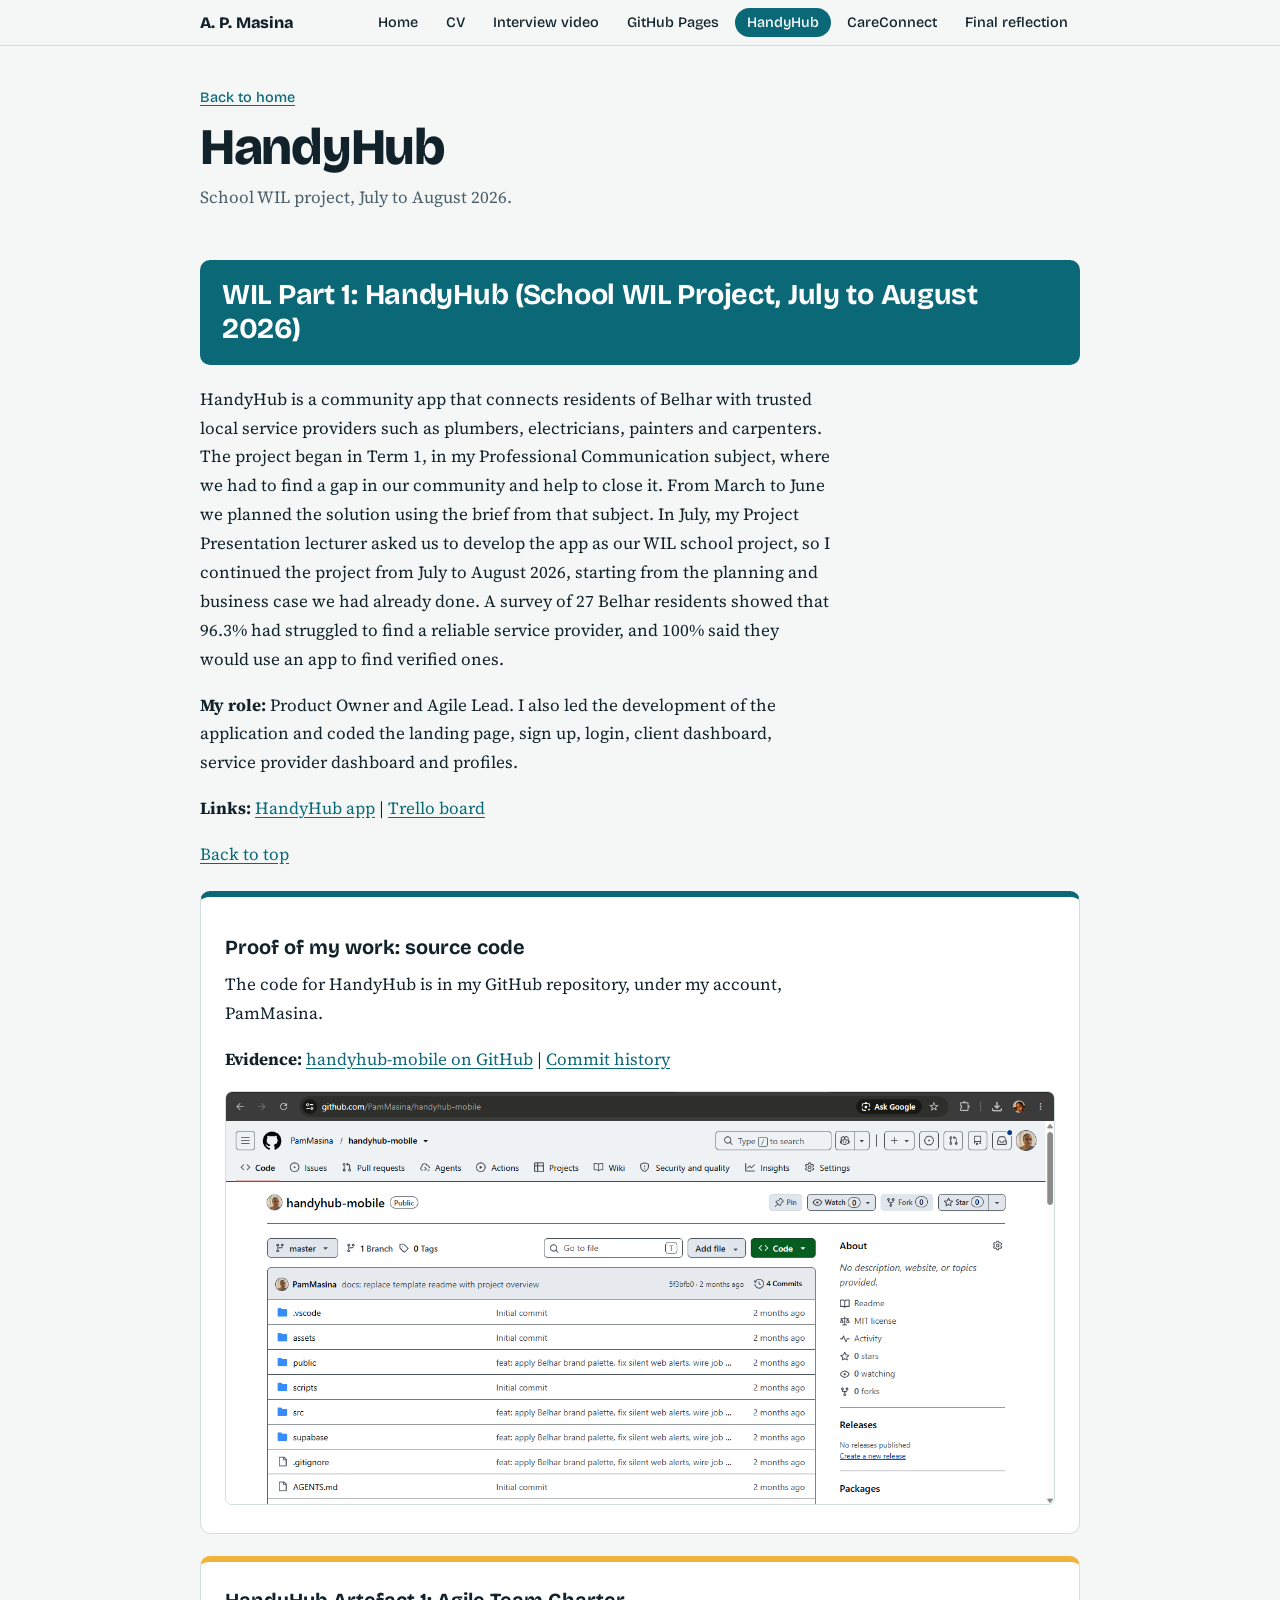
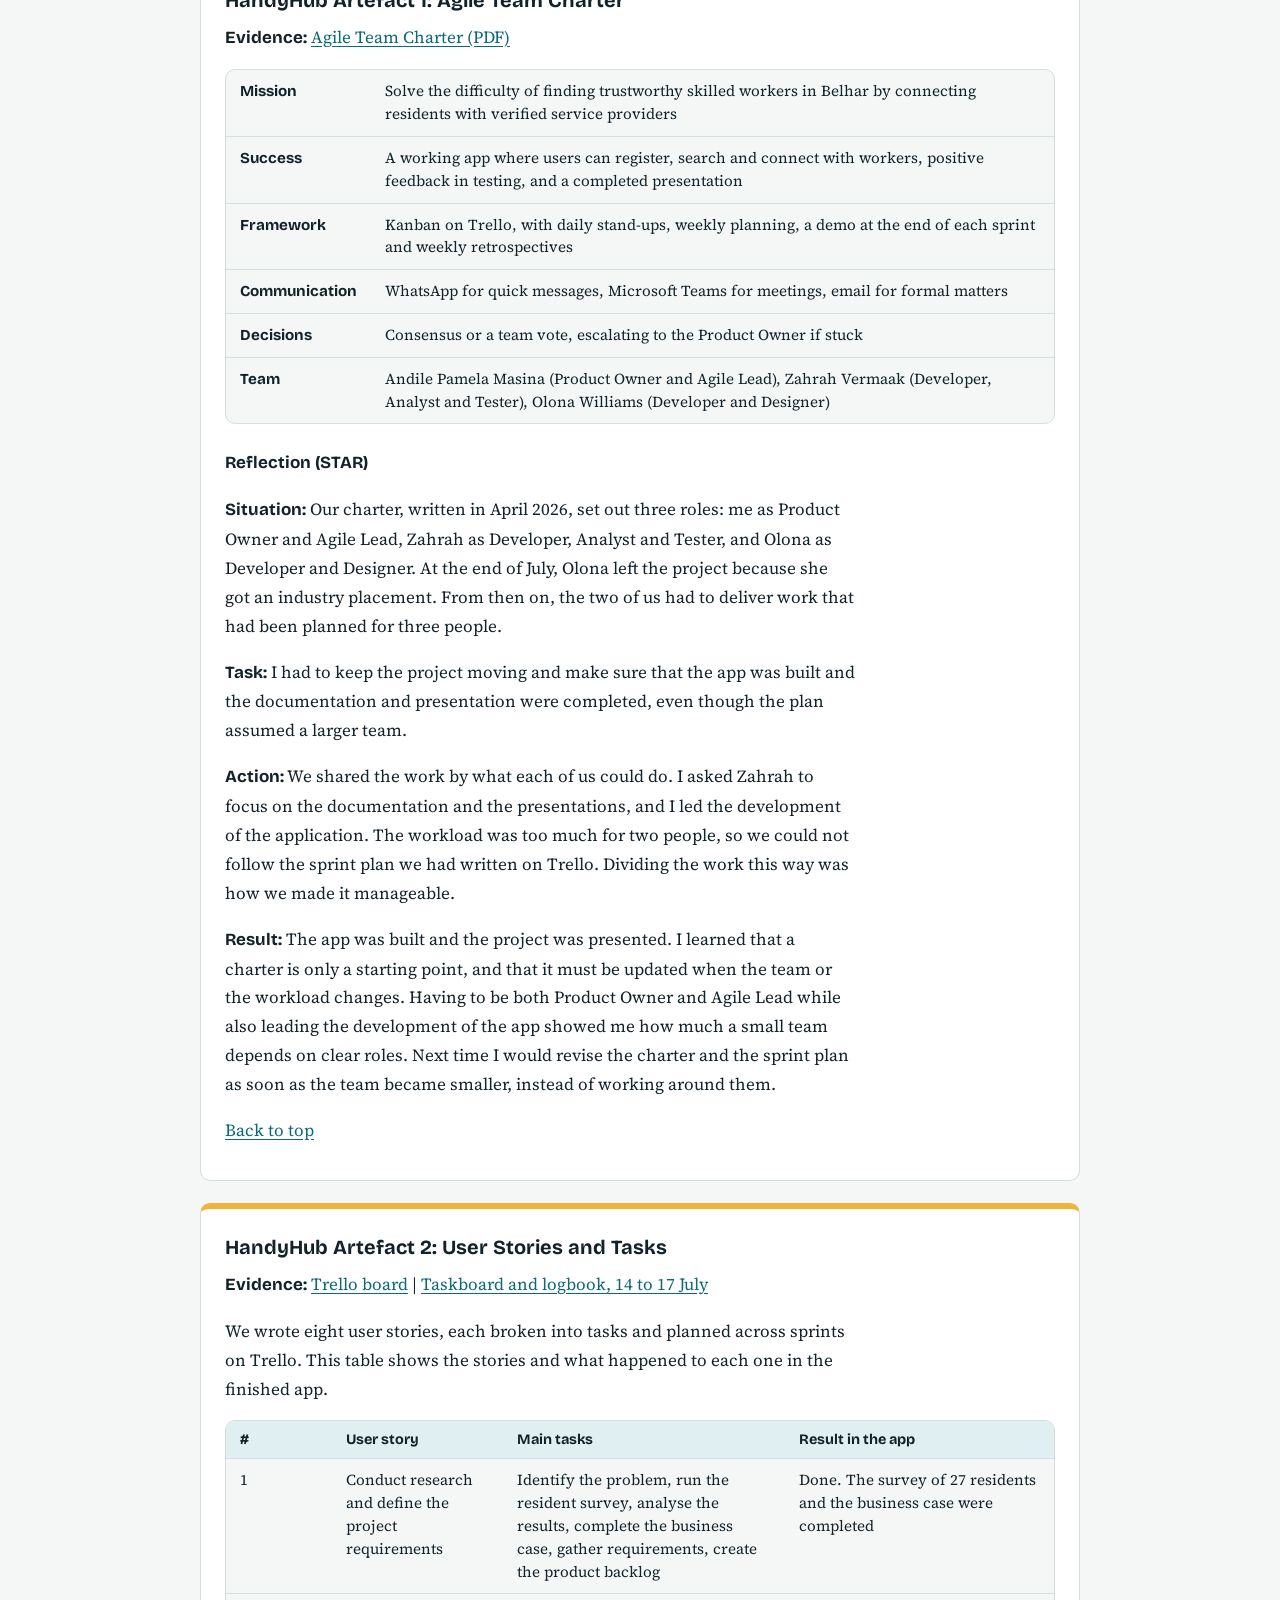
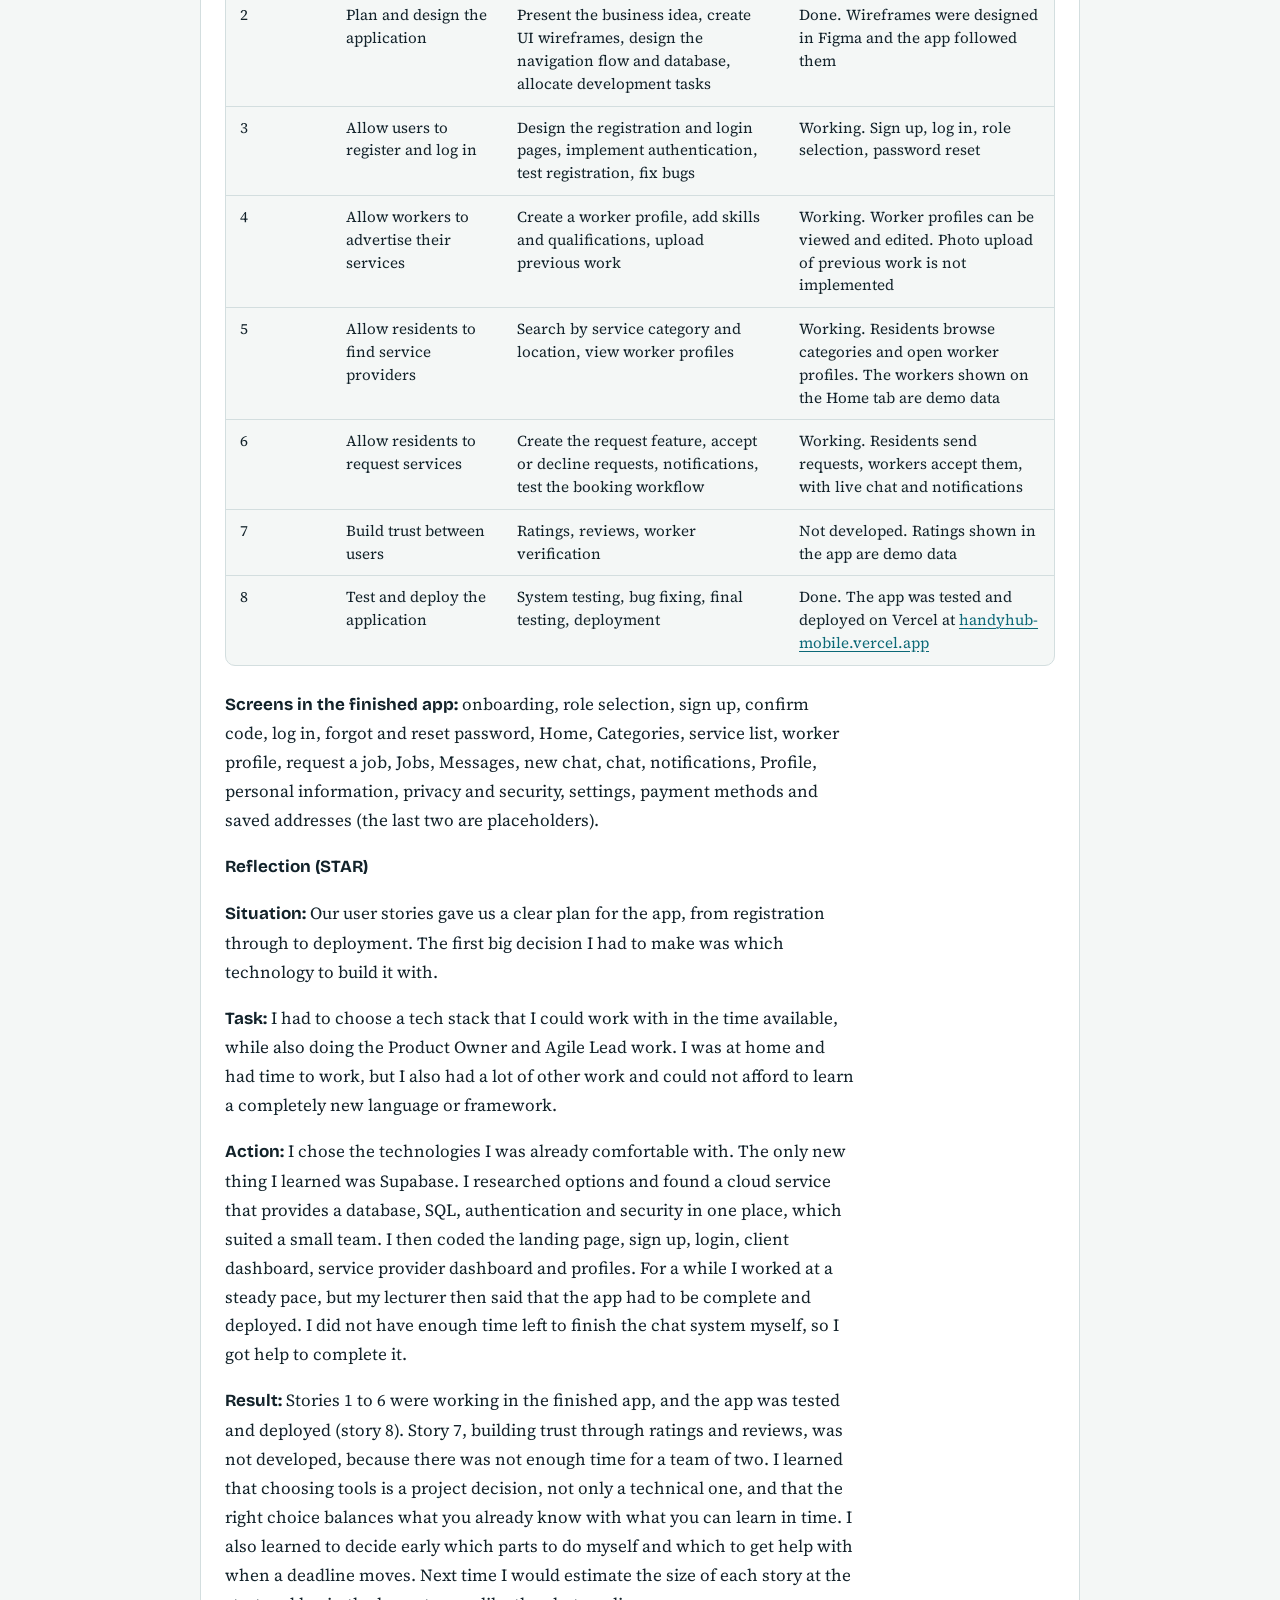
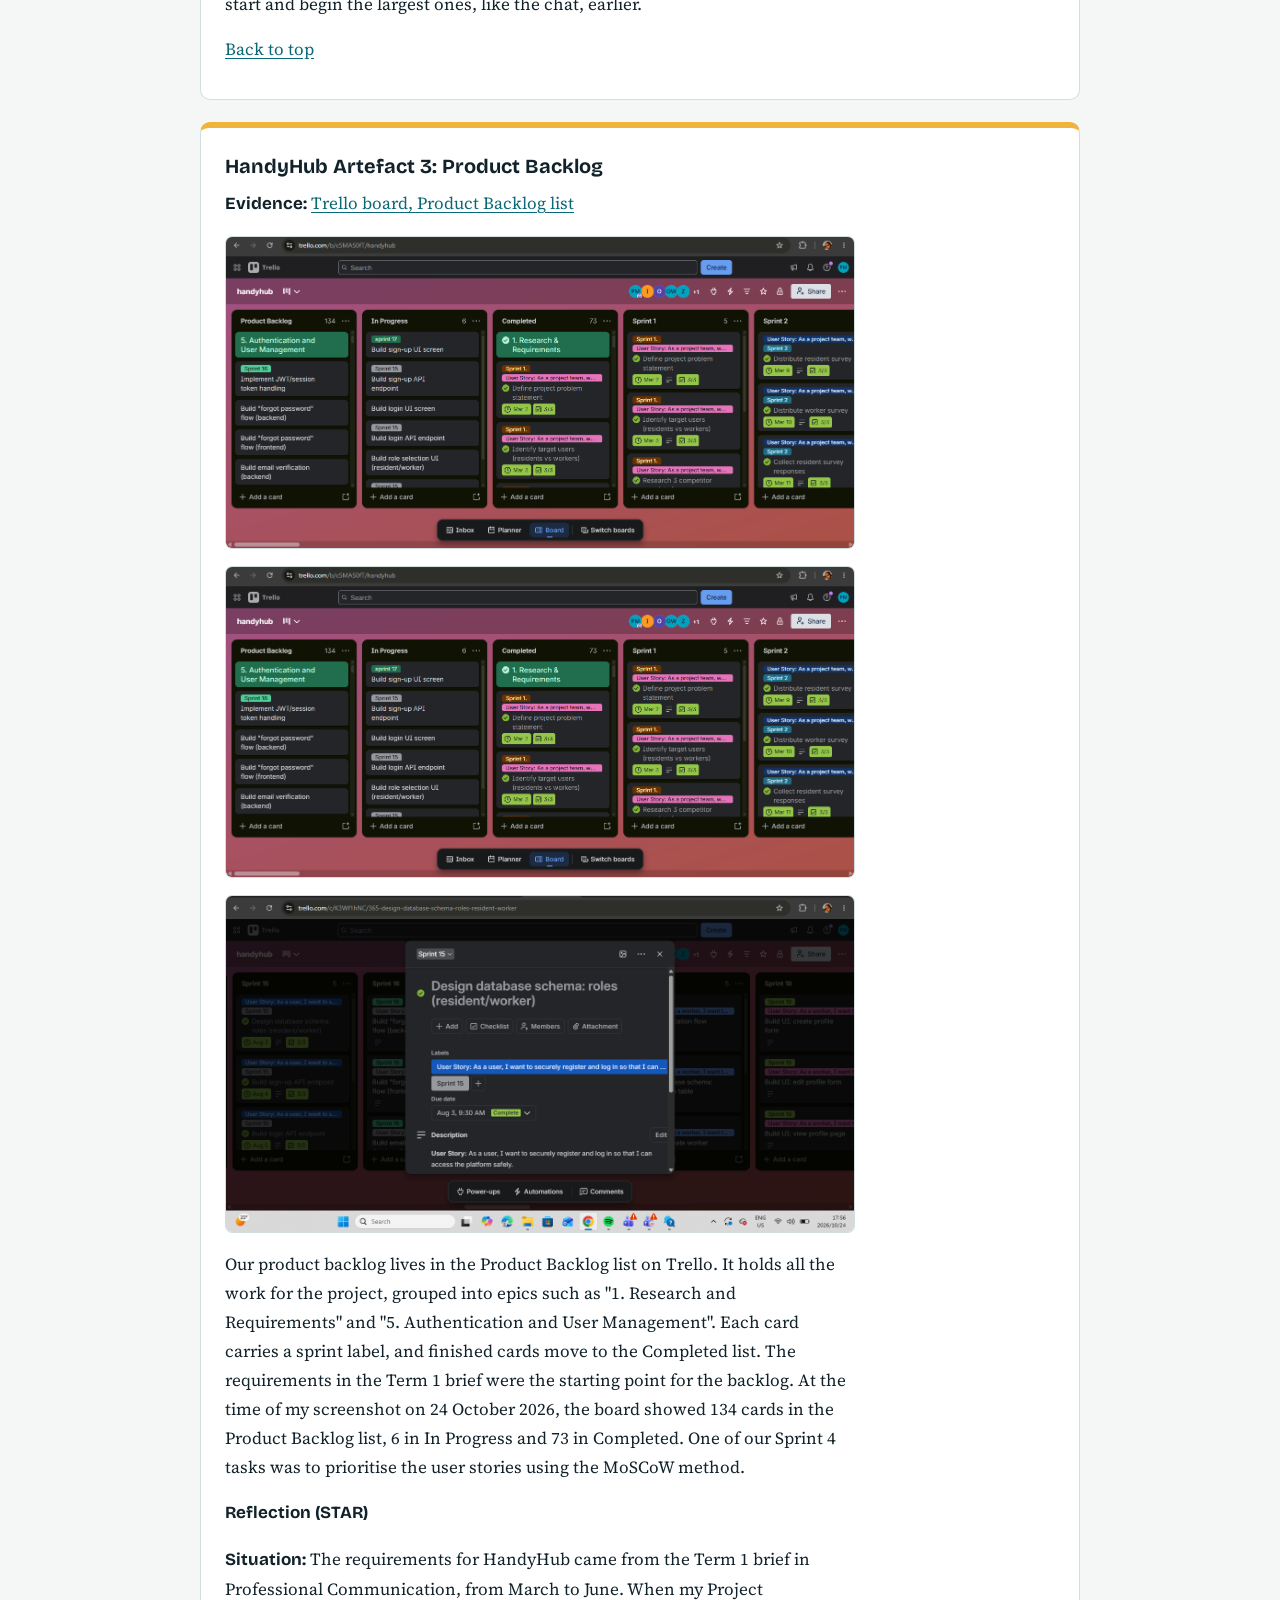
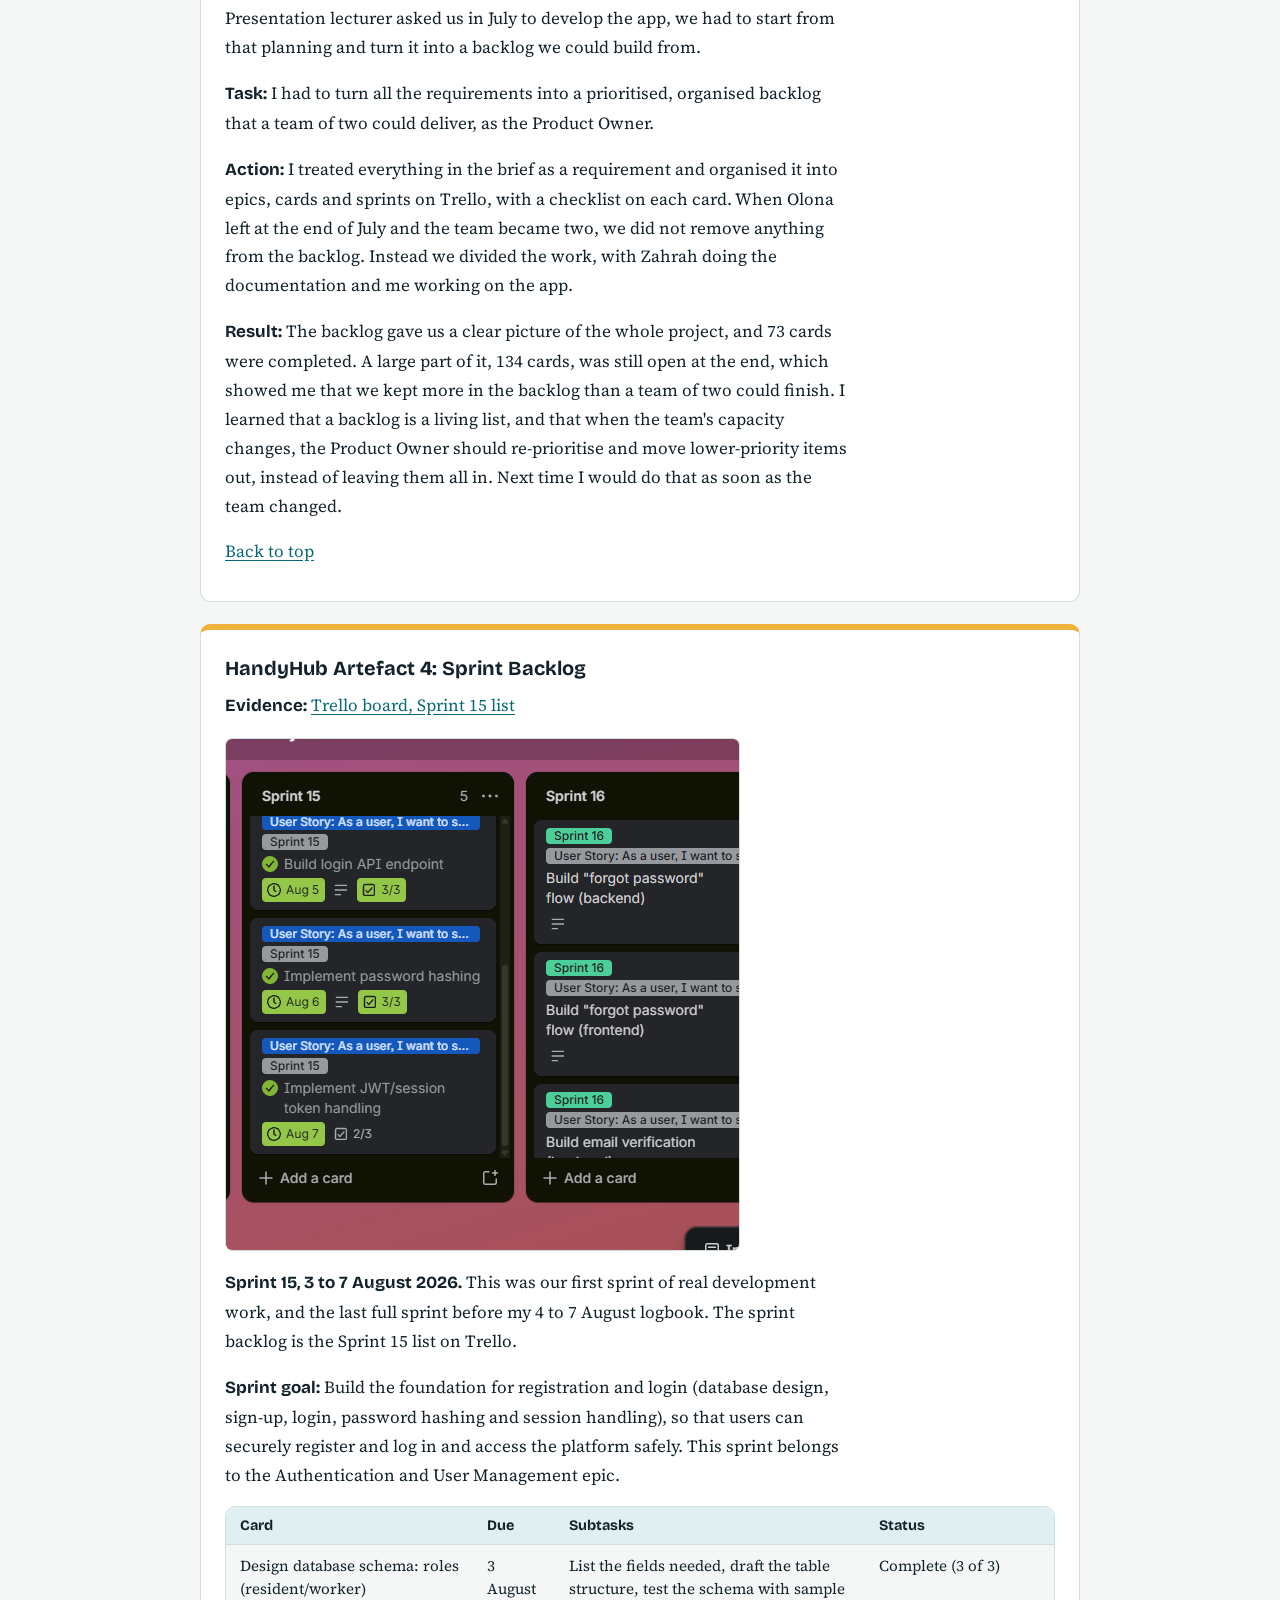
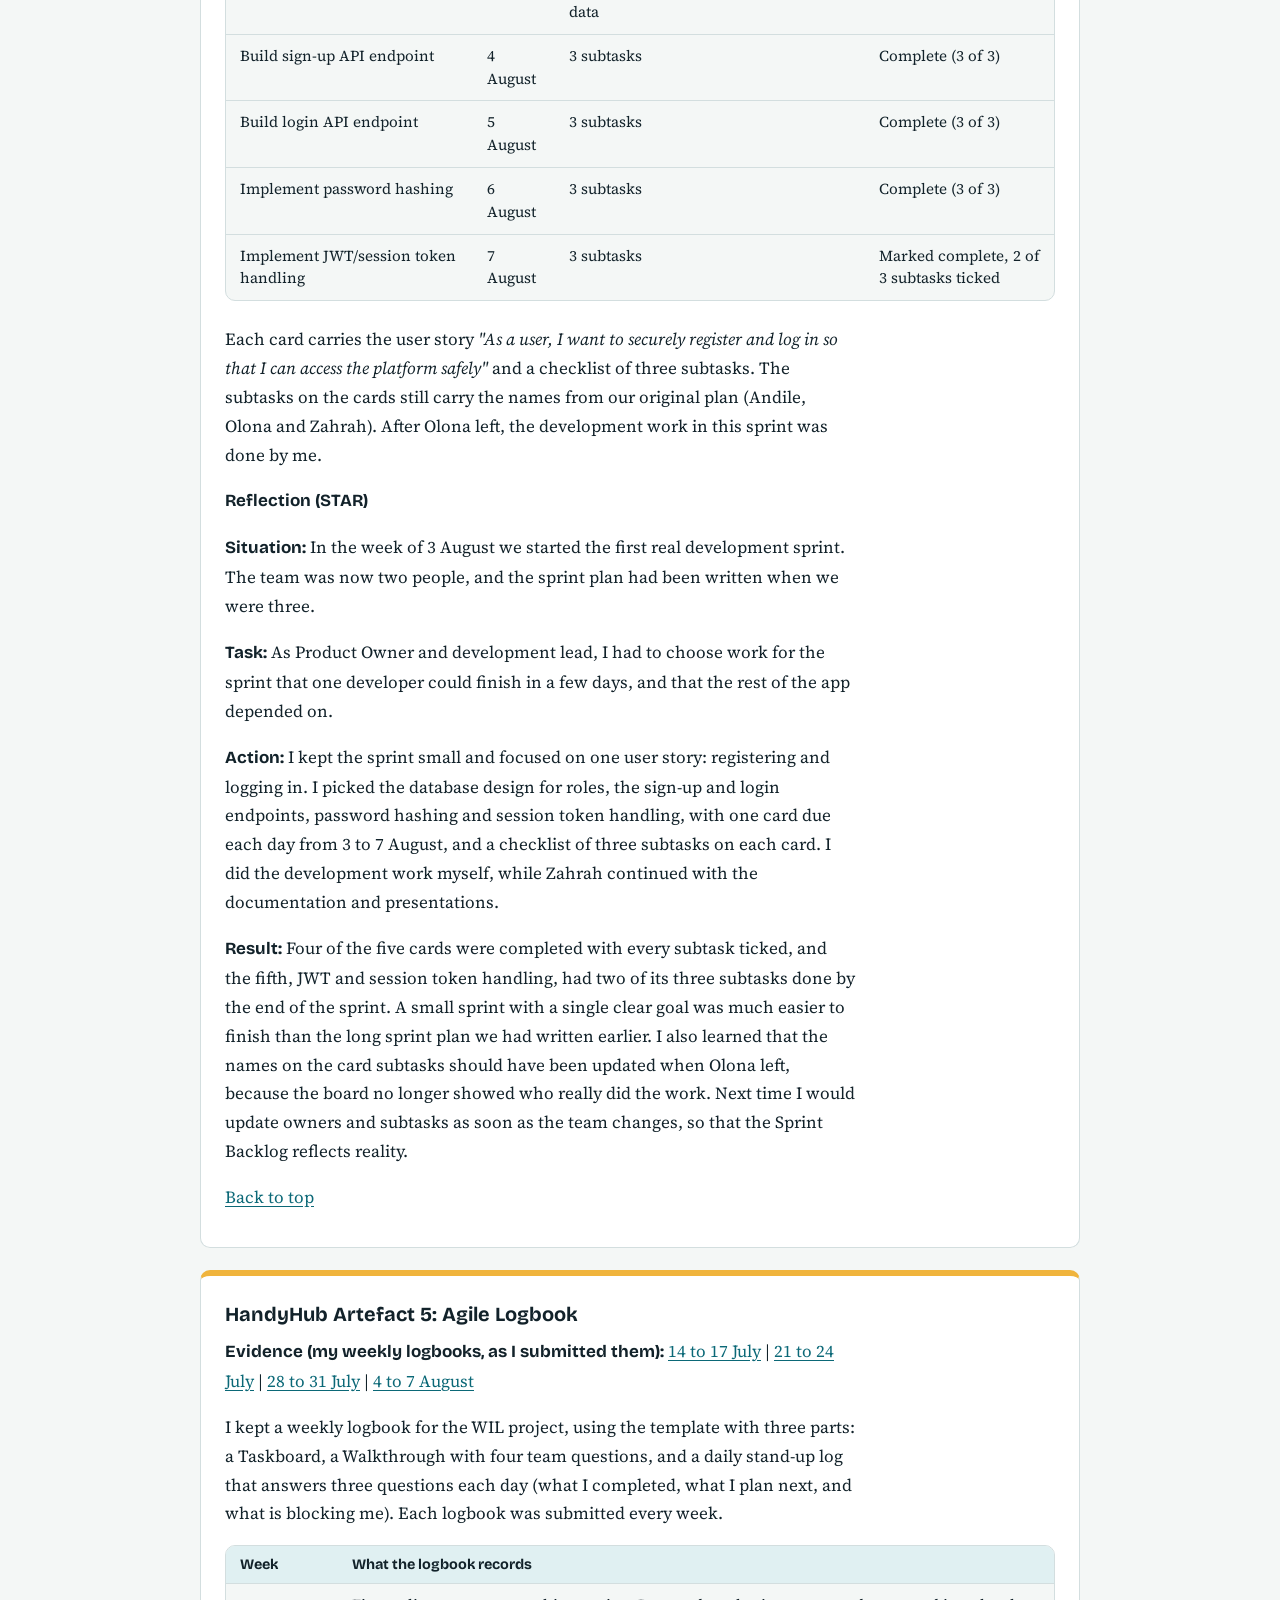
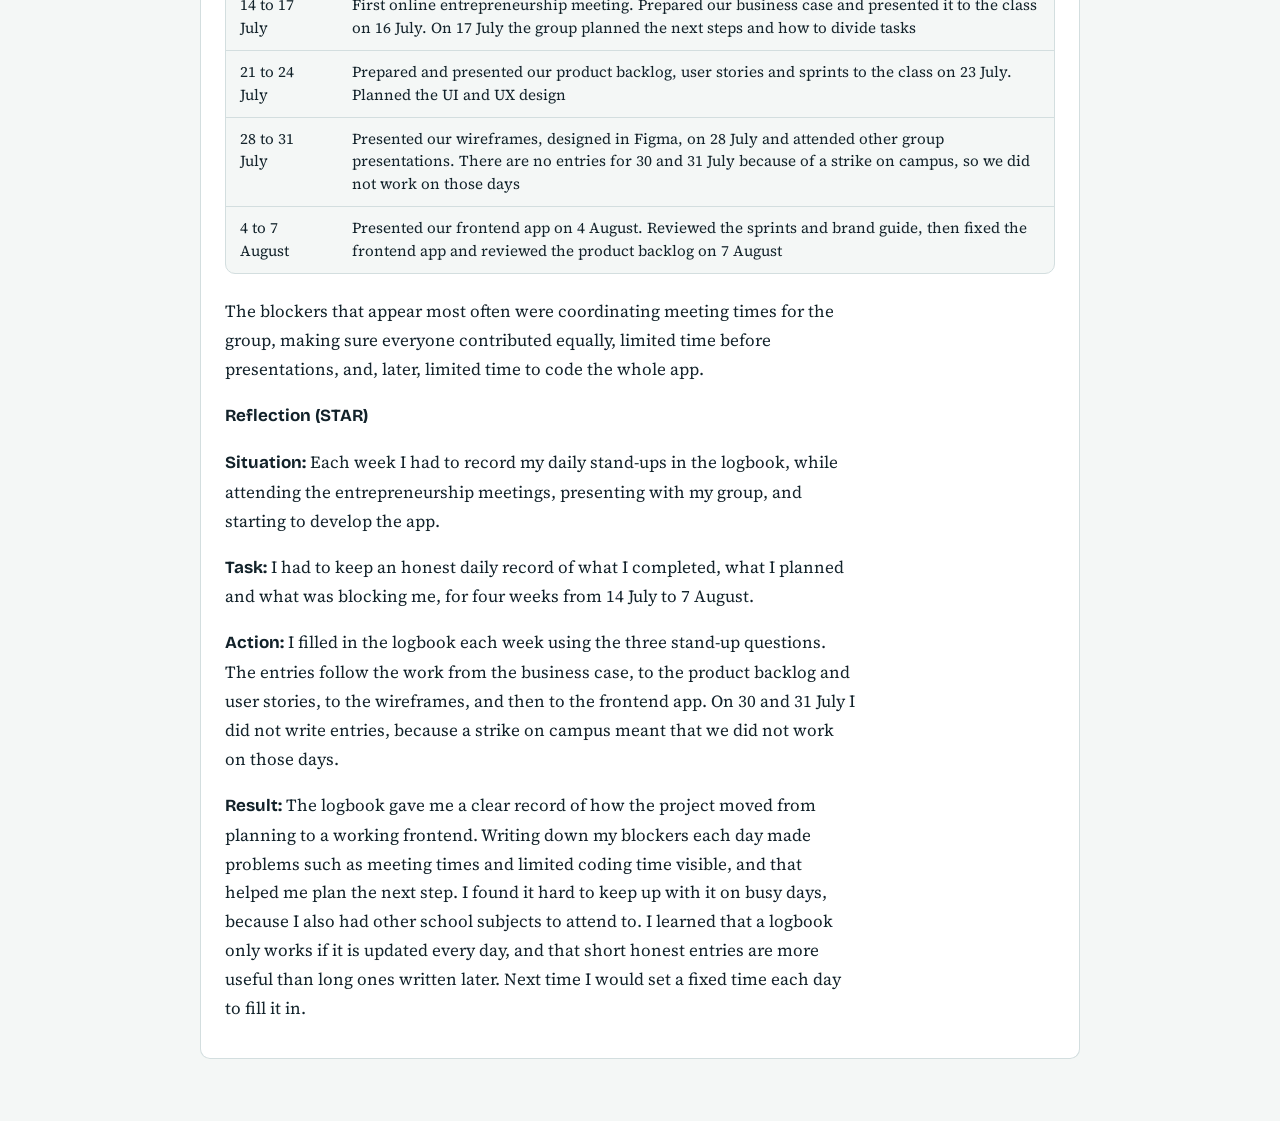
<file: handyhub.html>
<!doctype html>
<html lang="en"><head><meta charset="utf-8"><meta name="viewport" content="width=device-width, initial-scale=1">
<title>HandyHub | Andile Pamela Masina</title>
<meta name="description" content="Digital portfolio of Andile Pamela Masina, ICT student at CPUT.">
<link rel="preconnect" href="https://fonts.googleapis.com"><link rel="preconnect" href="https://fonts.gstatic.com" crossorigin>
<link href="https://fonts.googleapis.com/css2?family=Bricolage+Grotesque:opsz,wght@12..96,500;12..96,700;12..96,800&family=Source+Serif+4:ital,opsz,wght@0,8..60,400;0,8..60,600;1,8..60,400&display=swap" rel="stylesheet">
<link rel="stylesheet" href="style.css"></head>
<body id="top" class="">
<nav class="nav" aria-label="Pages"><div class="wrap"><strong>A. P. Masina</strong><a href="index.html">Home</a><a href="cv.html">CV</a><a href="interview.html">Interview video</a><a href="github-pages.html">GitHub Pages</a><a href="handyhub.html" aria-current="page">HandyHub</a><a href="careconnect.html">CareConnect</a><a href="reflection.html">Final reflection</a></div></nav>
<header class="pagehead"><div class="wrap"><a class="home" href="index.html">Back to home</a><h1>HandyHub</h1><p class="lede">School WIL project, July to August 2026.</p></div></header>
<main class="wrap"><section class="block project"><h2 id="wil-part-1-handyhub-school-wil-project-july-to-august-2026">WIL Part 1: HandyHub (School WIL Project, July to August 2026)</h2>
<p>HandyHub is a community app that connects residents of Belhar with trusted local service providers such as plumbers, electricians, painters and carpenters. The project began in Term 1, in my Professional Communication subject, where we had to find a gap in our community and help to close it. From March to June we planned the solution using the brief from that subject. In July, my Project Presentation lecturer asked us to develop the app as our WIL school project, so I continued the project from July to August 2026, starting from the planning and business case we had already done. A survey of 27 Belhar residents showed that 96.3% had struggled to find a reliable service provider, and 100% said they would use an app to find verified ones.</p>
<p><strong>My role:</strong> Product Owner and Agile Lead. I also led the development of the application and coded the landing page, sign up, login, client dashboard, service provider dashboard and profiles.</p>
<p><strong>Links:</strong> <a href="https://handyhub-mobile.vercel.app">HandyHub app</a> | <a href="https://trello.com/b/c5MAS0fT/handyhub">Trello board</a></p>
<p><a href="#top">Back to top</a></p>
<hr />
<div class="proof"><h3>Proof of my work: source code</h3><p>The code for HandyHub is in my GitHub repository, under my account, PamMasina.</p><p><strong>Evidence:</strong> <a href="https://github.com/PamMasina/handyhub-mobile">handyhub-mobile on GitHub</a> | <a href="https://github.com/PamMasina/handyhub-mobile/commits/master">Commit history</a></p><img src="Handyhub/images/handyhub-github-repo.png" alt="Screenshot of the handyhub-mobile repository on GitHub"></div><article class="artefact"><h3 id="handyhub-artefact-1-agile-team-charter">HandyHub Artefact 1: Agile Team Charter</h3>
<p><strong>Evidence:</strong> <a href="Handyhub/Agile_Team_Charter.pdf">Agile Team Charter (PDF)</a></p>
<div class="tablewrap"><table>
<tbody>
<tr class="odd">
<td><strong>Mission</strong></td>
<td>Solve the difficulty of finding trustworthy skilled workers in Belhar by connecting residents with verified service providers</td>
</tr>
<tr class="even">
<td><strong>Success</strong></td>
<td>A working app where users can register, search and connect with workers, positive feedback in testing, and a completed presentation</td>
</tr>
<tr class="odd">
<td><strong>Framework</strong></td>
<td>Kanban on Trello, with daily stand-ups, weekly planning, a demo at the end of each sprint and weekly retrospectives</td>
</tr>
<tr class="even">
<td><strong>Communication</strong></td>
<td>WhatsApp for quick messages, Microsoft Teams for meetings, email for formal matters</td>
</tr>
<tr class="odd">
<td><strong>Decisions</strong></td>
<td>Consensus or a team vote, escalating to the Product Owner if stuck</td>
</tr>
<tr class="even">
<td><strong>Team</strong></td>
<td>Andile Pamela Masina (Product Owner and Agile Lead), Zahrah Vermaak (Developer, Analyst and Tester), Olona Williams (Developer and Designer)</td>
</tr>
</tbody>
</table></div>
<p><strong>Reflection (STAR)</strong></p>
<p><strong>Situation:</strong> Our charter, written in April 2026, set out three roles: me as Product Owner and Agile Lead, Zahrah as Developer, Analyst and Tester, and Olona as Developer and Designer. At the end of July, Olona left the project because she got an industry placement. From then on, the two of us had to deliver work that had been planned for three people.</p>
<p><strong>Task:</strong> I had to keep the project moving and make sure that the app was built and the documentation and presentation were completed, even though the plan assumed a larger team.</p>
<p><strong>Action:</strong> We shared the work by what each of us could do. I asked Zahrah to focus on the documentation and the presentations, and I led the development of the application. The workload was too much for two people, so we could not follow the sprint plan we had written on Trello. Dividing the work this way was how we made it manageable.</p>
<p><strong>Result:</strong> The app was built and the project was presented. I learned that a charter is only a starting point, and that it must be updated when the team or the workload changes. Having to be both Product Owner and Agile Lead while also leading the development of the app showed me how much a small team depends on clear roles. Next time I would revise the charter and the sprint plan as soon as the team became smaller, instead of working around them.</p>
<p><a href="#top">Back to top</a></p>
<hr />
</article><article class="artefact"><h3 id="handyhub-artefact-2-user-stories-and-tasks">HandyHub Artefact 2: User Stories and Tasks</h3>
<p><strong>Evidence:</strong> <a href="https://trello.com/b/c5MAS0fT/handyhub">Trello board</a> | <a href="Handyhub/Logbook_14-17_July_2026.docx">Taskboard and logbook, 14 to 17 July</a></p>
<p>We wrote eight user stories, each broken into tasks and planned across sprints on Trello. This table shows the stories and what happened to each one in the finished app.</p>
<div class="tablewrap"><table>
<thead>
<tr class="header">
<th>#</th>
<th>User story</th>
<th>Main tasks</th>
<th>Result in the app</th>
</tr>
</thead>
<tbody>
<tr class="odd">
<td>1</td>
<td>Conduct research and define the project requirements</td>
<td>Identify the problem, run the resident survey, analyse the results, complete the business case, gather requirements, create the product backlog</td>
<td>Done. The survey of 27 residents and the business case were completed</td>
</tr>
<tr class="even">
<td>2</td>
<td>Plan and design the application</td>
<td>Present the business idea, create UI wireframes, design the navigation flow and database, allocate development tasks</td>
<td>Done. Wireframes were designed in Figma and the app followed them</td>
</tr>
<tr class="odd">
<td>3</td>
<td>Allow users to register and log in</td>
<td>Design the registration and login pages, implement authentication, test registration, fix bugs</td>
<td>Working. Sign up, log in, role selection, password reset</td>
</tr>
<tr class="even">
<td>4</td>
<td>Allow workers to advertise their services</td>
<td>Create a worker profile, add skills and qualifications, upload previous work</td>
<td>Working. Worker profiles can be viewed and edited. Photo upload of previous work is not implemented</td>
</tr>
<tr class="odd">
<td>5</td>
<td>Allow residents to find service providers</td>
<td>Search by service category and location, view worker profiles</td>
<td>Working. Residents browse categories and open worker profiles. The workers shown on the Home tab are demo data</td>
</tr>
<tr class="even">
<td>6</td>
<td>Allow residents to request services</td>
<td>Create the request feature, accept or decline requests, notifications, test the booking workflow</td>
<td>Working. Residents send requests, workers accept them, with live chat and notifications</td>
</tr>
<tr class="odd">
<td>7</td>
<td>Build trust between users</td>
<td>Ratings, reviews, worker verification</td>
<td>Not developed. Ratings shown in the app are demo data</td>
</tr>
<tr class="even">
<td>8</td>
<td>Test and deploy the application</td>
<td>System testing, bug fixing, final testing, deployment</td>
<td>Done. The app was tested and deployed on Vercel at <a href="https://handyhub-mobile.vercel.app">handyhub-mobile.vercel.app</a></td>
</tr>
</tbody>
</table></div>
<p><strong>Screens in the finished app:</strong> onboarding, role selection, sign up, confirm code, log in, forgot and reset password, Home, Categories, service list, worker profile, request a job, Jobs, Messages, new chat, chat, notifications, Profile, personal information, privacy and security, settings, payment methods and saved addresses (the last two are placeholders).</p>
<p><strong>Reflection (STAR)</strong></p>
<p><strong>Situation:</strong> Our user stories gave us a clear plan for the app, from registration through to deployment. The first big decision I had to make was which technology to build it with.</p>
<p><strong>Task:</strong> I had to choose a tech stack that I could work with in the time available, while also doing the Product Owner and Agile Lead work. I was at home and had time to work, but I also had a lot of other work and could not afford to learn a completely new language or framework.</p>
<p><strong>Action:</strong> I chose the technologies I was already comfortable with. The only new thing I learned was Supabase. I researched options and found a cloud service that provides a database, SQL, authentication and security in one place, which suited a small team. I then coded the landing page, sign up, login, client dashboard, service provider dashboard and profiles. For a while I worked at a steady pace, but my lecturer then said that the app had to be complete and deployed. I did not have enough time left to finish the chat system myself, so I got help to complete it.</p>
<p><strong>Result:</strong> Stories 1 to 6 were working in the finished app, and the app was tested and deployed (story 8). Story 7, building trust through ratings and reviews, was not developed, because there was not enough time for a team of two. I learned that choosing tools is a project decision, not only a technical one, and that the right choice balances what you already know with what you can learn in time. I also learned to decide early which parts to do myself and which to get help with when a deadline moves. Next time I would estimate the size of each story at the start and begin the largest ones, like the chat, earlier.</p>
<p><a href="#top">Back to top</a></p>
<hr />
</article><article class="artefact"><h3 id="handyhub-artefact-3-product-backlog">HandyHub Artefact 3: Product Backlog</h3>
<p><strong>Evidence:</strong> <a href="https://trello.com/b/c5MAS0fT/handyhub">Trello board, Product Backlog list</a></p>
<p><img src="Handyhub/images/handyhub-board-overview.png" alt="HandyHub Trello board overview" /></p>
<p><img src="Handyhub/images/handyhub-product-backlog.png" alt="HandyHub Product Backlog list" /></p>
<p><img src="Handyhub/images/handyhub-card-detail.png" alt="An open card with its user story and subtasks" /></p>
<p>Our product backlog lives in the Product Backlog list on Trello. It holds all the work for the project, grouped into epics such as "1. Research and Requirements" and "5. Authentication and User Management". Each card carries a sprint label, and finished cards move to the Completed list. The requirements in the Term 1 brief were the starting point for the backlog. At the time of my screenshot on 24 October 2026, the board showed 134 cards in the Product Backlog list, 6 in In Progress and 73 in Completed. One of our Sprint 4 tasks was to prioritise the user stories using the MoSCoW method.</p>
<p><strong>Reflection (STAR)</strong></p>
<p><strong>Situation:</strong> The requirements for HandyHub came from the Term 1 brief in Professional Communication, from March to June. When my Project Presentation lecturer asked us in July to develop the app, we had to start from that planning and turn it into a backlog we could build from.</p>
<p><strong>Task:</strong> I had to turn all the requirements into a prioritised, organised backlog that a team of two could deliver, as the Product Owner.</p>
<p><strong>Action:</strong> I treated everything in the brief as a requirement and organised it into epics, cards and sprints on Trello, with a checklist on each card. When Olona left at the end of July and the team became two, we did not remove anything from the backlog. Instead we divided the work, with Zahrah doing the documentation and me working on the app.</p>
<p><strong>Result:</strong> The backlog gave us a clear picture of the whole project, and 73 cards were completed. A large part of it, 134 cards, was still open at the end, which showed me that we kept more in the backlog than a team of two could finish. I learned that a backlog is a living list, and that when the team's capacity changes, the Product Owner should re-prioritise and move lower-priority items out, instead of leaving them all in. Next time I would do that as soon as the team changed.</p>
<p><a href="#top">Back to top</a></p>
<hr />
</article><article class="artefact"><h3 id="handyhub-artefact-4-sprint-backlog">HandyHub Artefact 4: Sprint Backlog</h3>
<p><strong>Evidence:</strong> <a href="https://trello.com/b/c5MAS0fT/handyhub">Trello board, Sprint 15 list</a></p>
<p><img src="Handyhub/images/handyhub-sprint15-list.png" alt="HandyHub Sprint 15 list" /></p>
<p><strong>Sprint 15, 3 to 7 August 2026.</strong> This was our first sprint of real development work, and the last full sprint before my 4 to 7 August logbook. The sprint backlog is the Sprint 15 list on Trello.</p>
<p><strong>Sprint goal:</strong> Build the foundation for registration and login (database design, sign-up, login, password hashing and session handling), so that users can securely register and log in and access the platform safely. This sprint belongs to the Authentication and User Management epic.</p>
<div class="tablewrap"><table>
<thead>
<tr class="header">
<th>Card</th>
<th>Due</th>
<th>Subtasks</th>
<th>Status</th>
</tr>
</thead>
<tbody>
<tr class="odd">
<td>Design database schema: roles (resident/worker)</td>
<td>3 August</td>
<td>List the fields needed, draft the table structure, test the schema with sample data</td>
<td>Complete (3 of 3)</td>
</tr>
<tr class="even">
<td>Build sign-up API endpoint</td>
<td>4 August</td>
<td>3 subtasks</td>
<td>Complete (3 of 3)</td>
</tr>
<tr class="odd">
<td>Build login API endpoint</td>
<td>5 August</td>
<td>3 subtasks</td>
<td>Complete (3 of 3)</td>
</tr>
<tr class="even">
<td>Implement password hashing</td>
<td>6 August</td>
<td>3 subtasks</td>
<td>Complete (3 of 3)</td>
</tr>
<tr class="odd">
<td>Implement JWT/session token handling</td>
<td>7 August</td>
<td>3 subtasks</td>
<td>Marked complete, 2 of 3 subtasks ticked</td>
</tr>
</tbody>
</table></div>
<p>Each card carries the user story <em>"As a user, I want to securely register and log in so that I can access the platform safely"</em> and a checklist of three subtasks. The subtasks on the cards still carry the names from our original plan (Andile, Olona and Zahrah). After Olona left, the development work in this sprint was done by me.</p>
<p><strong>Reflection (STAR)</strong></p>
<p><strong>Situation:</strong> In the week of 3 August we started the first real development sprint. The team was now two people, and the sprint plan had been written when we were three.</p>
<p><strong>Task:</strong> As Product Owner and development lead, I had to choose work for the sprint that one developer could finish in a few days, and that the rest of the app depended on.</p>
<p><strong>Action:</strong> I kept the sprint small and focused on one user story: registering and logging in. I picked the database design for roles, the sign-up and login endpoints, password hashing and session token handling, with one card due each day from 3 to 7 August, and a checklist of three subtasks on each card. I did the development work myself, while Zahrah continued with the documentation and presentations.</p>
<p><strong>Result:</strong> Four of the five cards were completed with every subtask ticked, and the fifth, JWT and session token handling, had two of its three subtasks done by the end of the sprint. A small sprint with a single clear goal was much easier to finish than the long sprint plan we had written earlier. I also learned that the names on the card subtasks should have been updated when Olona left, because the board no longer showed who really did the work. Next time I would update owners and subtasks as soon as the team changes, so that the Sprint Backlog reflects reality.</p>
<p><a href="#top">Back to top</a></p>
<hr />
</article><article class="artefact"><h3 id="handyhub-artefact-5-agile-logbook">HandyHub Artefact 5: Agile Logbook</h3>
<p><strong>Evidence (my weekly logbooks, as I submitted them):</strong> <a href="Handyhub/Logbook_14-17_July_2026.docx">14 to 17 July</a> | <a href="Handyhub/Logbook_21-24_July_2026.docx">21 to 24 July</a> | <a href="Handyhub/Logbook_28-31_July_2026.docx">28 to 31 July</a> | <a href="Handyhub/LogBook_4%20-%207%20August%202026.docx">4 to 7 August</a></p>
<p>I kept a weekly logbook for the WIL project, using the template with three parts: a Taskboard, a Walkthrough with four team questions, and a daily stand-up log that answers three questions each day (what I completed, what I plan next, and what is blocking me). Each logbook was submitted every week.</p>
<div class="tablewrap"><table>
<thead>
<tr class="header">
<th>Week</th>
<th>What the logbook records</th>
</tr>
</thead>
<tbody>
<tr class="odd">
<td>14 to 17 July</td>
<td>First online entrepreneurship meeting. Prepared our business case and presented it to the class on 16 July. On 17 July the group planned the next steps and how to divide tasks</td>
</tr>
<tr class="even">
<td>21 to 24 July</td>
<td>Prepared and presented our product backlog, user stories and sprints to the class on 23 July. Planned the UI and UX design</td>
</tr>
<tr class="odd">
<td>28 to 31 July</td>
<td>Presented our wireframes, designed in Figma, on 28 July and attended other group presentations. There are no entries for 30 and 31 July because of a strike on campus, so we did not work on those days</td>
</tr>
<tr class="even">
<td>4 to 7 August</td>
<td>Presented our frontend app on 4 August. Reviewed the sprints and brand guide, then fixed the frontend app and reviewed the product backlog on 7 August</td>
</tr>
</tbody>
</table></div>
<p>The blockers that appear most often were coordinating meeting times for the group, making sure everyone contributed equally, limited time before presentations, and, later, limited time to code the whole app.</p>
<p><strong>Reflection (STAR)</strong></p>
<p><strong>Situation:</strong> Each week I had to record my daily stand-ups in the logbook, while attending the entrepreneurship meetings, presenting with my group, and starting to develop the app.</p>
<p><strong>Task:</strong> I had to keep an honest daily record of what I completed, what I planned and what was blocking me, for four weeks from 14 July to 7 August.</p>
<p><strong>Action:</strong> I filled in the logbook each week using the three stand-up questions. The entries follow the work from the business case, to the product backlog and user stories, to the wireframes, and then to the frontend app. On 30 and 31 July I did not write entries, because a strike on campus meant that we did not work on those days.</p>
<p><strong>Result:</strong> The logbook gave me a clear record of how the project moved from planning to a working frontend. Writing down my blockers each day made problems such as meeting times and limited coding time visible, and that helped me plan the next step. I found it hard to keep up with it on busy days, because I also had other school subjects to attend to. I learned that a logbook only works if it is updated every day, and that short honest entries are more useful than long ones written later. Next time I would set a fixed time each day to fill it in.</p>
</article></section></main>
</body></html>
</file>
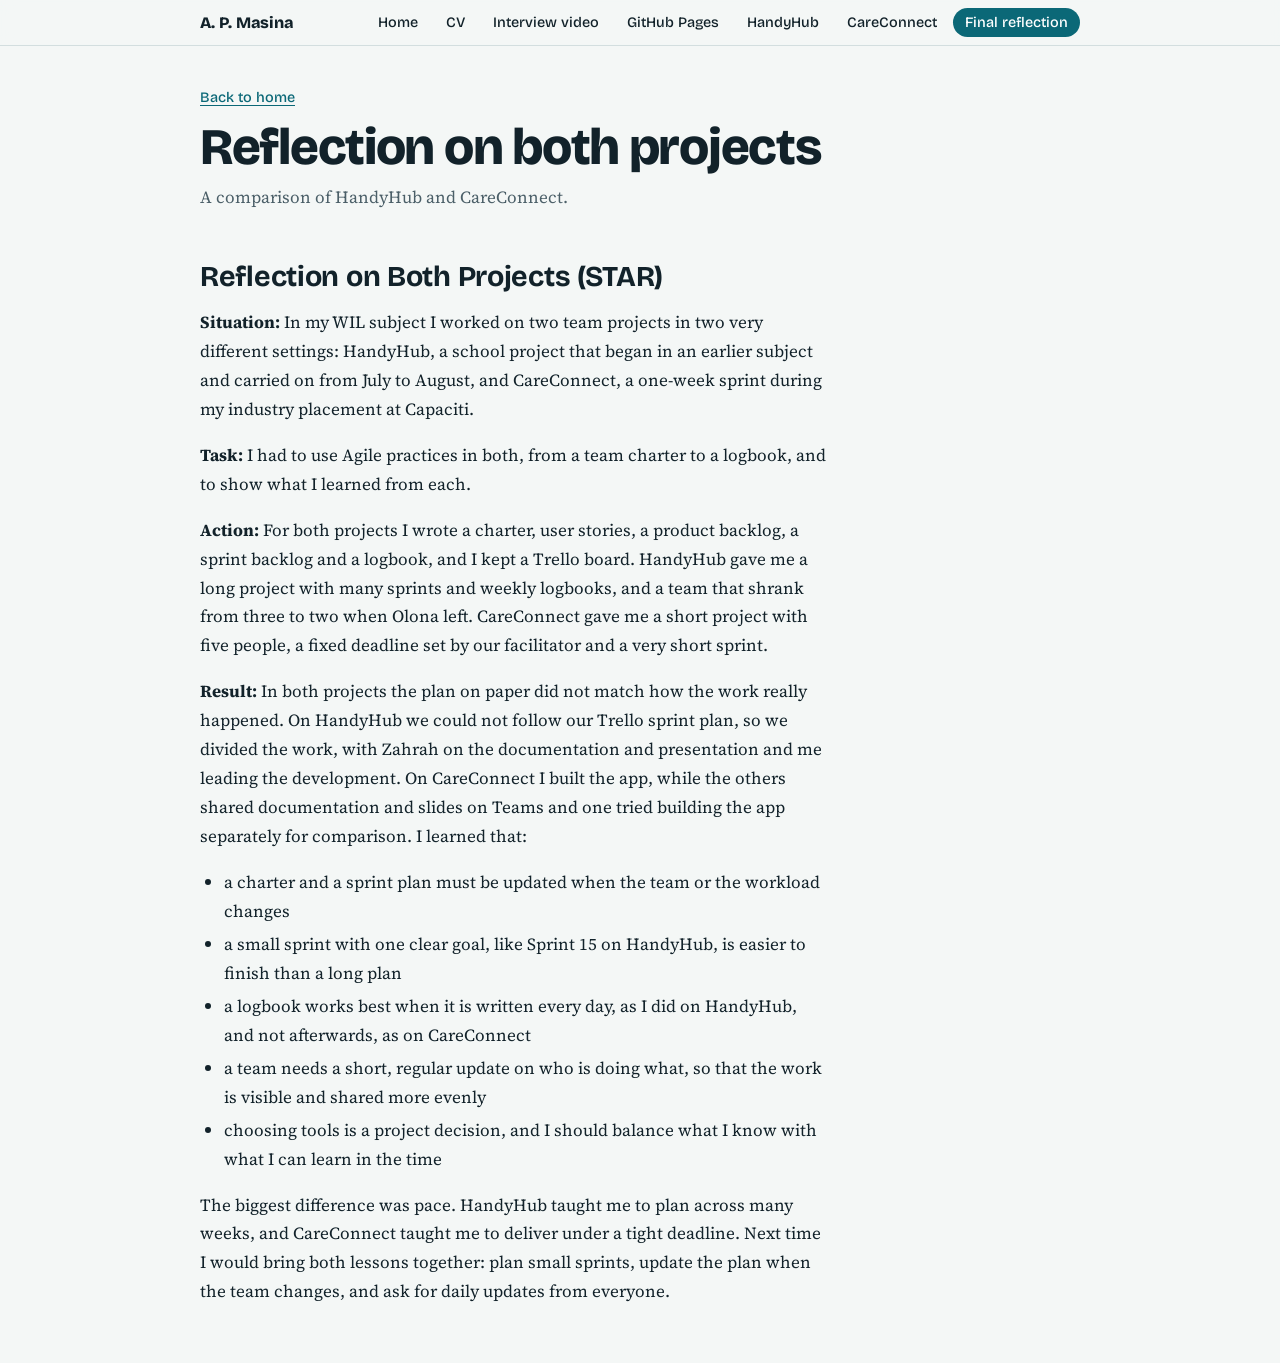
<file: reflection.html>
<!doctype html>
<html lang="en"><head><meta charset="utf-8"><meta name="viewport" content="width=device-width, initial-scale=1">
<title>Final reflection | Andile Pamela Masina</title>
<meta name="description" content="Digital portfolio of Andile Pamela Masina, ICT student at CPUT.">
<link rel="preconnect" href="https://fonts.googleapis.com"><link rel="preconnect" href="https://fonts.gstatic.com" crossorigin>
<link href="https://fonts.googleapis.com/css2?family=Bricolage+Grotesque:opsz,wght@12..96,500;12..96,700;12..96,800&family=Source+Serif+4:ital,opsz,wght@0,8..60,400;0,8..60,600;1,8..60,400&display=swap" rel="stylesheet">
<link rel="stylesheet" href="style.css"></head>
<body id="top" class="">
<nav class="nav" aria-label="Pages"><div class="wrap"><strong>A. P. Masina</strong><a href="index.html">Home</a><a href="cv.html">CV</a><a href="interview.html">Interview video</a><a href="github-pages.html">GitHub Pages</a><a href="handyhub.html">HandyHub</a><a href="careconnect.html">CareConnect</a><a href="reflection.html" aria-current="page">Final reflection</a></div></nav>
<header class="pagehead"><div class="wrap"><a class="home" href="index.html">Back to home</a><h1>Reflection on both projects</h1><p class="lede">A comparison of HandyHub and CareConnect.</p></div></header>
<main class="wrap"><section class="block "><h2 id="reflection-on-both-projects-star">Reflection on Both Projects (STAR)</h2>
<p><strong>Situation:</strong> In my WIL subject I worked on two team projects in two very different settings: HandyHub, a school project that began in an earlier subject and carried on from July to August, and CareConnect, a one-week sprint during my industry placement at Capaciti.</p>
<p><strong>Task:</strong> I had to use Agile practices in both, from a team charter to a logbook, and to show what I learned from each.</p>
<p><strong>Action:</strong> For both projects I wrote a charter, user stories, a product backlog, a sprint backlog and a logbook, and I kept a Trello board. HandyHub gave me a long project with many sprints and weekly logbooks, and a team that shrank from three to two when Olona left. CareConnect gave me a short project with five people, a fixed deadline set by our facilitator and a very short sprint.</p>
<p><strong>Result:</strong> In both projects the plan on paper did not match how the work really happened. On HandyHub we could not follow our Trello sprint plan, so we divided the work, with Zahrah on the documentation and presentation and me leading the development. On CareConnect I built the app, while the others shared documentation and slides on Teams and one tried building the app separately for comparison. I learned that:</p>
<ul>
<li>a charter and a sprint plan must be updated when the team or the workload changes</li>
<li>a small sprint with one clear goal, like Sprint 15 on HandyHub, is easier to finish than a long plan</li>
<li>a logbook works best when it is written every day, as I did on HandyHub, and not afterwards, as on CareConnect</li>
<li>a team needs a short, regular update on who is doing what, so that the work is visible and shared more evenly</li>
<li>choosing tools is a project decision, and I should balance what I know with what I can learn in the time</li>
</ul>
<p>The biggest difference was pace. HandyHub taught me to plan across many weeks, and CareConnect taught me to deliver under a tight deadline. Next time I would bring both lessons together: plan small sprints, update the plan when the team changes, and ask for daily updates from everyone.</p>
</section></main>
</body></html>
</file>
<file: style.css>
:root{
  --paper:#f4f7f6; --card:#ffffff; --ink:#12222a; --muted:#4b5f68; --line:#d3dedf;
  --teal:#0b6877; --teal-soft:#e0f0f2; --amber:#f0b43c; --coral:#d9573f; --green:#2f8f5b;
  --head:"Bricolage Grotesque", "Segoe UI", system-ui, sans-serif;
  --body:"Source Serif 4", Georgia, "Times New Roman", serif;
  --r:10px;
}
@media (prefers-color-scheme: dark){
  :root:not([data-theme="light"]){
    --paper:#0d191e; --card:#14252c; --ink:#e7f0f0; --muted:#9fb5bb; --line:#27414a;
    --teal:#5cc3d3; --teal-soft:#16343b; --amber:#f2c05a; --coral:#ef806b; --green:#58c28a;
  }
}
*{box-sizing:border-box}
html{scroll-behavior:smooth;scroll-padding-top:70px}
@media (prefers-reduced-motion: reduce){html{scroll-behavior:auto}}
body{margin:0;background:var(--paper);color:var(--ink);font:400 1.0625rem/1.7 var(--body);-webkit-text-size-adjust:100%}
a{color:var(--teal);text-underline-offset:3px}
a:hover{text-decoration-thickness:2px}
:focus-visible{outline:3px solid var(--amber);outline-offset:2px;border-radius:3px}
img,video{max-width:100%;height:auto}
.wrap{width:min(100% - 32px, 880px);margin-inline:auto}

/* nav */
.nav{position:sticky;top:0;z-index:10;background:color-mix(in srgb,var(--paper) 92%,transparent);backdrop-filter:blur(8px);border-bottom:1px solid var(--line)}
.nav .wrap{display:flex;gap:4px;align-items:center;overflow-x:auto;padding:8px 0;scrollbar-width:none}
.nav .wrap::-webkit-scrollbar{display:none}
.nav strong{font:800 1rem var(--head);margin-right:auto;white-space:nowrap;padding-right:16px}
.nav a{font:500 .9rem var(--head);color:var(--ink);text-decoration:none;padding:6px 12px;border-radius:999px;white-space:nowrap}
.nav a:hover{background:var(--teal-soft)}

/* hero */
.hero{padding:56px 0 40px}
.hero h1{font:800 clamp(2.6rem,8vw,5rem)/.98 var(--head);letter-spacing:-.03em;margin:0 0 14px}
.hero .lede{font-size:1.2rem;max-width:34em;color:var(--muted);margin:0 0 6px}
.contact{display:flex;flex-wrap:wrap;gap:6px 22px;font:500 .95rem var(--head);margin:14px 0 36px}
.contact a{color:var(--ink)}
.board{display:grid;grid-template-columns:repeat(3,1fr);gap:12px;align-items:start}
.list{background:var(--teal-soft);border-radius:var(--r);padding:10px;display:grid;gap:8px}
.list h2{font:700 .95rem var(--head);margin:2px 4px 2px;color:var(--ink)}
.card{display:block;background:var(--card);border:1px solid var(--line);border-left:5px solid var(--teal);border-radius:7px;padding:10px 12px;text-decoration:none;color:var(--ink);font:500 .98rem/1.35 var(--head);box-shadow:0 1px 0 rgba(0,0,0,.04)}
.card small{display:block;font:400 .85rem var(--body);color:var(--muted);margin-top:2px}
.card:hover{border-color:var(--teal);transform:translateY(-2px);transition:transform .15s}
.card.amber{border-left-color:var(--amber)} .card.coral{border-left-color:var(--coral)} .card.green{border-left-color:var(--green)}
@media (prefers-reduced-motion: reduce){.card:hover{transform:none}}
@media (max-width:700px){.board{grid-template-columns:1fr}}
.banner img{width:100%;border-radius:var(--r);border:1px solid var(--line);display:block;margin:28px 0 0}

/* blocks */
.block{padding:40px 0;border-top:1px solid var(--line)}
.block h1{font:800 clamp(1.8rem,5vw,2.5rem)/1.1 var(--head);letter-spacing:-.02em;margin:0 0 .6em}
.block h2{font:700 clamp(1.4rem,4vw,1.8rem)/1.2 var(--head);letter-spacing:-.01em;margin:1.6em 0 .5em}
.block h2:first-child,.block h1:first-child{margin-top:0}
.block h3{font:700 1.25rem/1.25 var(--head);margin:1.5em 0 .5em}
.block h4{font:700 1.05rem var(--head)}
p{margin:0 0 1em;max-width:70ch}
ul,ol{max-width:70ch;padding-left:1.4em}
li{margin:.25em 0}
hr{display:none}
ul:has(input[type=checkbox]){list-style:none;padding:0;display:flex;flex-wrap:wrap;gap:8px}
ul:has(input[type=checkbox]) li{background:var(--teal-soft);border-radius:999px;padding:3px 14px;font:500 .95rem var(--head);margin:0}
ul:has(input[type=checkbox]) input{display:none}
.profile ul:not(:has(input)) ul{margin:.2em 0}

/* tables */
.tablewrap{overflow-x:auto;margin:1em 0 1.4em;border:1px solid var(--line);border-radius:var(--r);background:var(--card)}
table{border-collapse:collapse;width:100%;font:400 .95rem/1.5 var(--body)}
th,td{padding:10px 14px;text-align:left;vertical-align:top;border-bottom:1px solid var(--line)}
tr:last-child td{border-bottom:0}
thead th{font:700 .9rem var(--head);background:var(--teal-soft);color:var(--ink);position:sticky;left:0}
tbody tr:nth-child(even){background:transparent}
td:first-child{min-width:7em}
.wil-intro .tablewrap td a{font-weight:600}

/* project artefacts as board cards */
.project>h2{background:var(--teal);color:#fff;padding:18px 22px;border-radius:var(--r);margin:0 0 20px}
:root[data-theme="dark"] .project>h2{color:#0d191e}
@media (prefers-color-scheme: dark){:root:not([data-theme="light"]) .project>h2{color:#0d191e}}
#careconnect-section>h2{background:var(--coral)}
.artefact{background:var(--card);border:1px solid var(--line);border-top:6px solid var(--amber);border-radius:var(--r);padding:8px 24px 18px;margin:22px 0}
#careconnect-section .artefact{border-top-color:var(--coral)}
.artefact h3{margin-top:.9em}
.artefact .tablewrap{background:var(--paper)}
.artefact p>a[href="#wil-agile-portfolio"]{font:500 .85rem var(--head);float:none;display:inline-block;margin-top:4px}
@media (max-width:600px){.artefact{padding:4px 14px 14px}}
.artefact img{border:1px solid var(--line);border-radius:7px;display:block;margin:10px 0}
.artefact strong:first-child{font-family:var(--head)}

.divider{margin:28px 0 0;text-align:center}
.divider span{display:inline-block;font:700 .95rem var(--head);background:var(--amber);color:#1a1a1a;padding:6px 18px;border-radius:999px}
video{width:100%;max-width:640px;border-radius:var(--r);background:#000}
.foot{padding:36px 0 56px;color:var(--muted);font:400 .9rem var(--head);border-top:1px solid var(--line)}
@media print{.nav{display:none}.block{break-inside:auto}}

/* multi-page additions */
.nav a[aria-current=page]{background:var(--teal);color:#fff}
@media (prefers-color-scheme: dark){:root:not([data-theme="light"]) .nav a[aria-current=page]{color:#0d191e}}
.sr{position:absolute;width:1px;height:1px;overflow:hidden;clip:rect(0 0 0 0)}
.herogrid{display:grid;grid-template-columns:240px 1fr;gap:36px;align-items:center}
.me{width:240px;height:240px;object-fit:cover;border-radius:50%;border:6px solid var(--card);box-shadow:0 0 0 3px var(--amber);display:block}
.hero{padding:48px 0 12px}
.hero .contact{margin:14px 0 0}
@media (max-width:700px){.herogrid{grid-template-columns:1fr;justify-items:start;gap:20px}.me{width:160px;height:160px}}
.pgrid{display:grid;grid-template-columns:repeat(2,1fr);gap:14px}
@media (max-width:700px){.pgrid{grid-template-columns:1fr}}
.pcard{display:block;background:var(--card);border:1px solid var(--line);border-left:6px solid var(--teal);border-radius:var(--r);padding:16px 18px;text-decoration:none;color:var(--ink)}
.pcard h2{font:700 1.3rem var(--head);margin:0 0 4px;color:var(--teal)}
.pcard p{margin:0;font-size:.98rem;color:var(--muted)}
.pcard:hover{border-color:var(--teal);box-shadow:0 2px 10px rgba(0,0,0,.08)}
.pcard.amber{border-left-color:var(--amber)} .pcard.coral{border-left-color:var(--coral)} .pcard.green{border-left-color:var(--green)}
.block.project{border-top:0}
.pagehead{padding:36px 0 8px}
.pagehead h1{font:800 clamp(2rem,6vw,3.2rem)/1.05 var(--head);letter-spacing:-.025em;margin:10px 0 8px}
.pagehead .lede{color:var(--muted);margin:0}
.home{font:500 .9rem var(--head)}
.block:first-of-type{border-top:0}
.cc .artefact{border-top-color:var(--coral)}
.artefact{scroll-margin-top:70px}
.cc>h2{background:var(--coral)}

.proof{background:var(--card);border:1px solid var(--line);border-top:6px solid var(--teal);border-radius:var(--r);padding:8px 24px 18px;margin:22px 0}
.proof img{border:1px solid var(--line);border-radius:7px;display:block;margin:10px 0}
@media (max-width:600px){.proof{padding:4px 14px 14px}}
</file>
